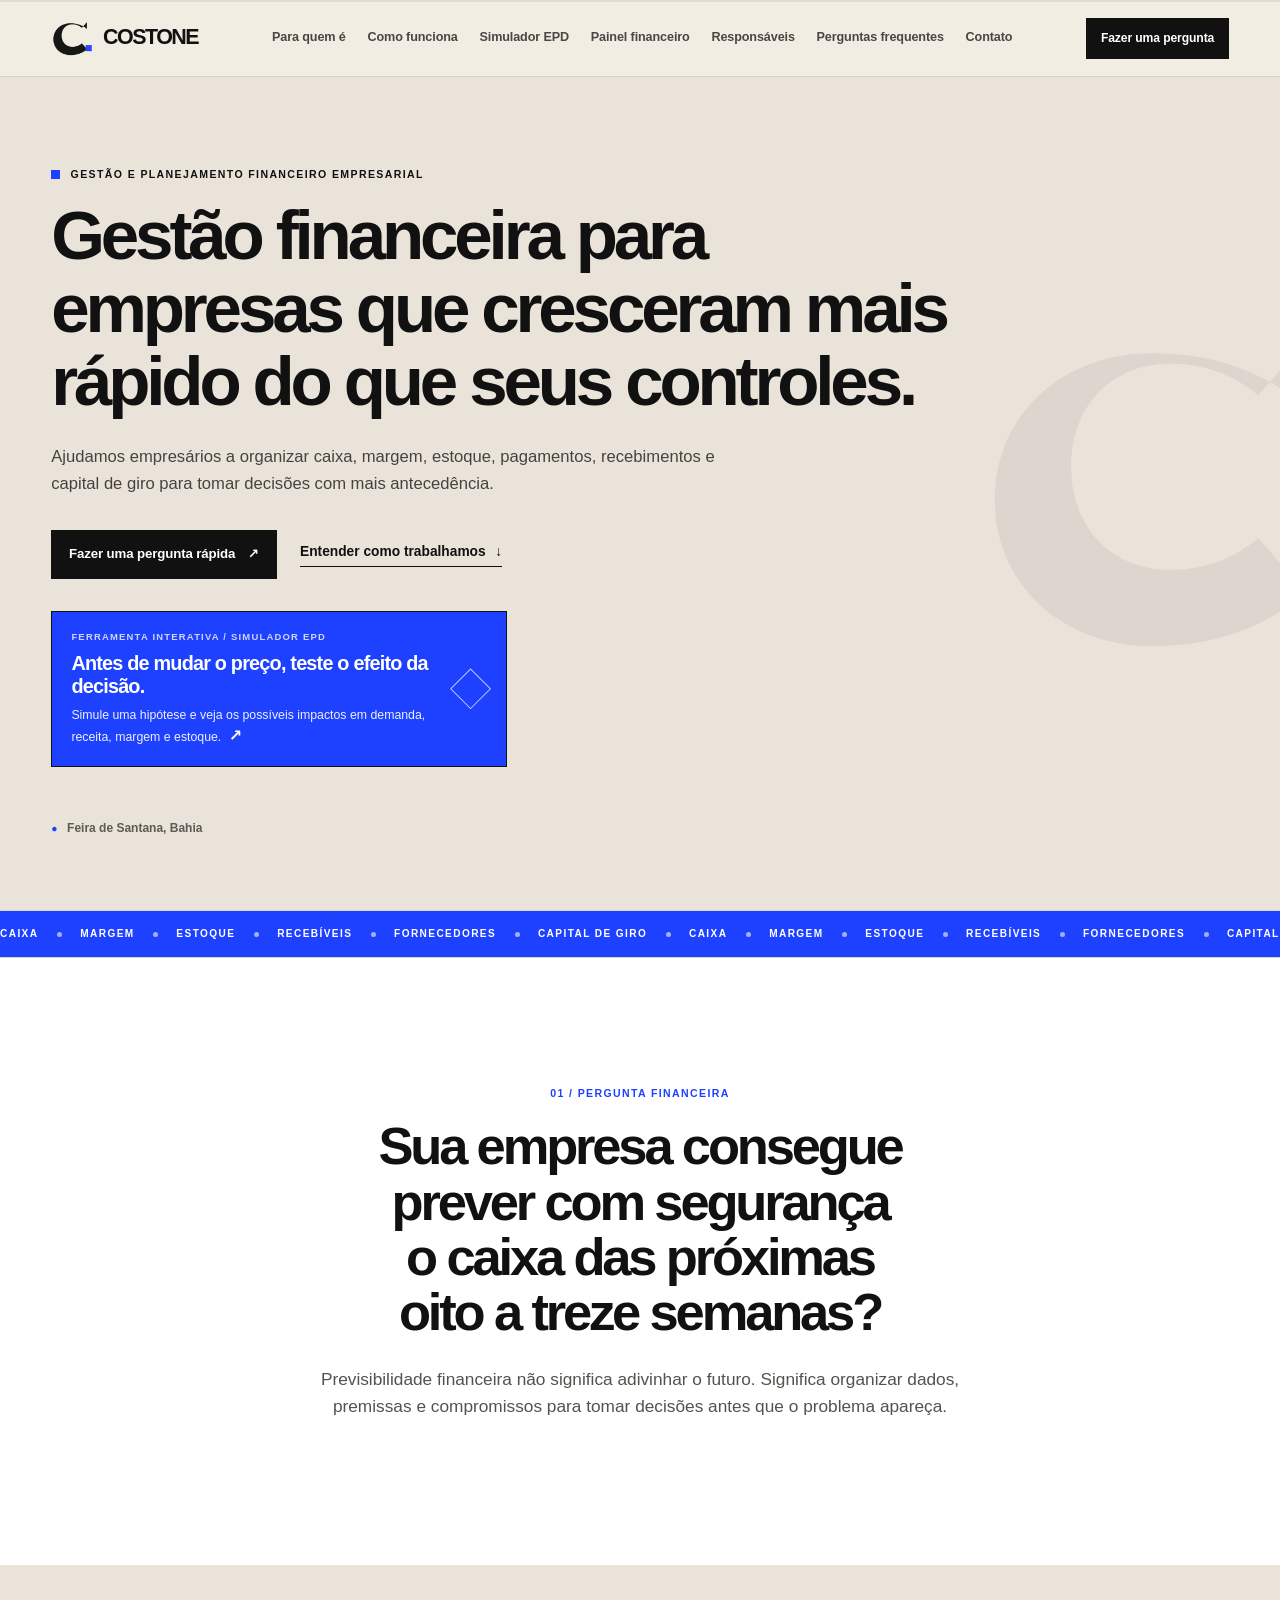
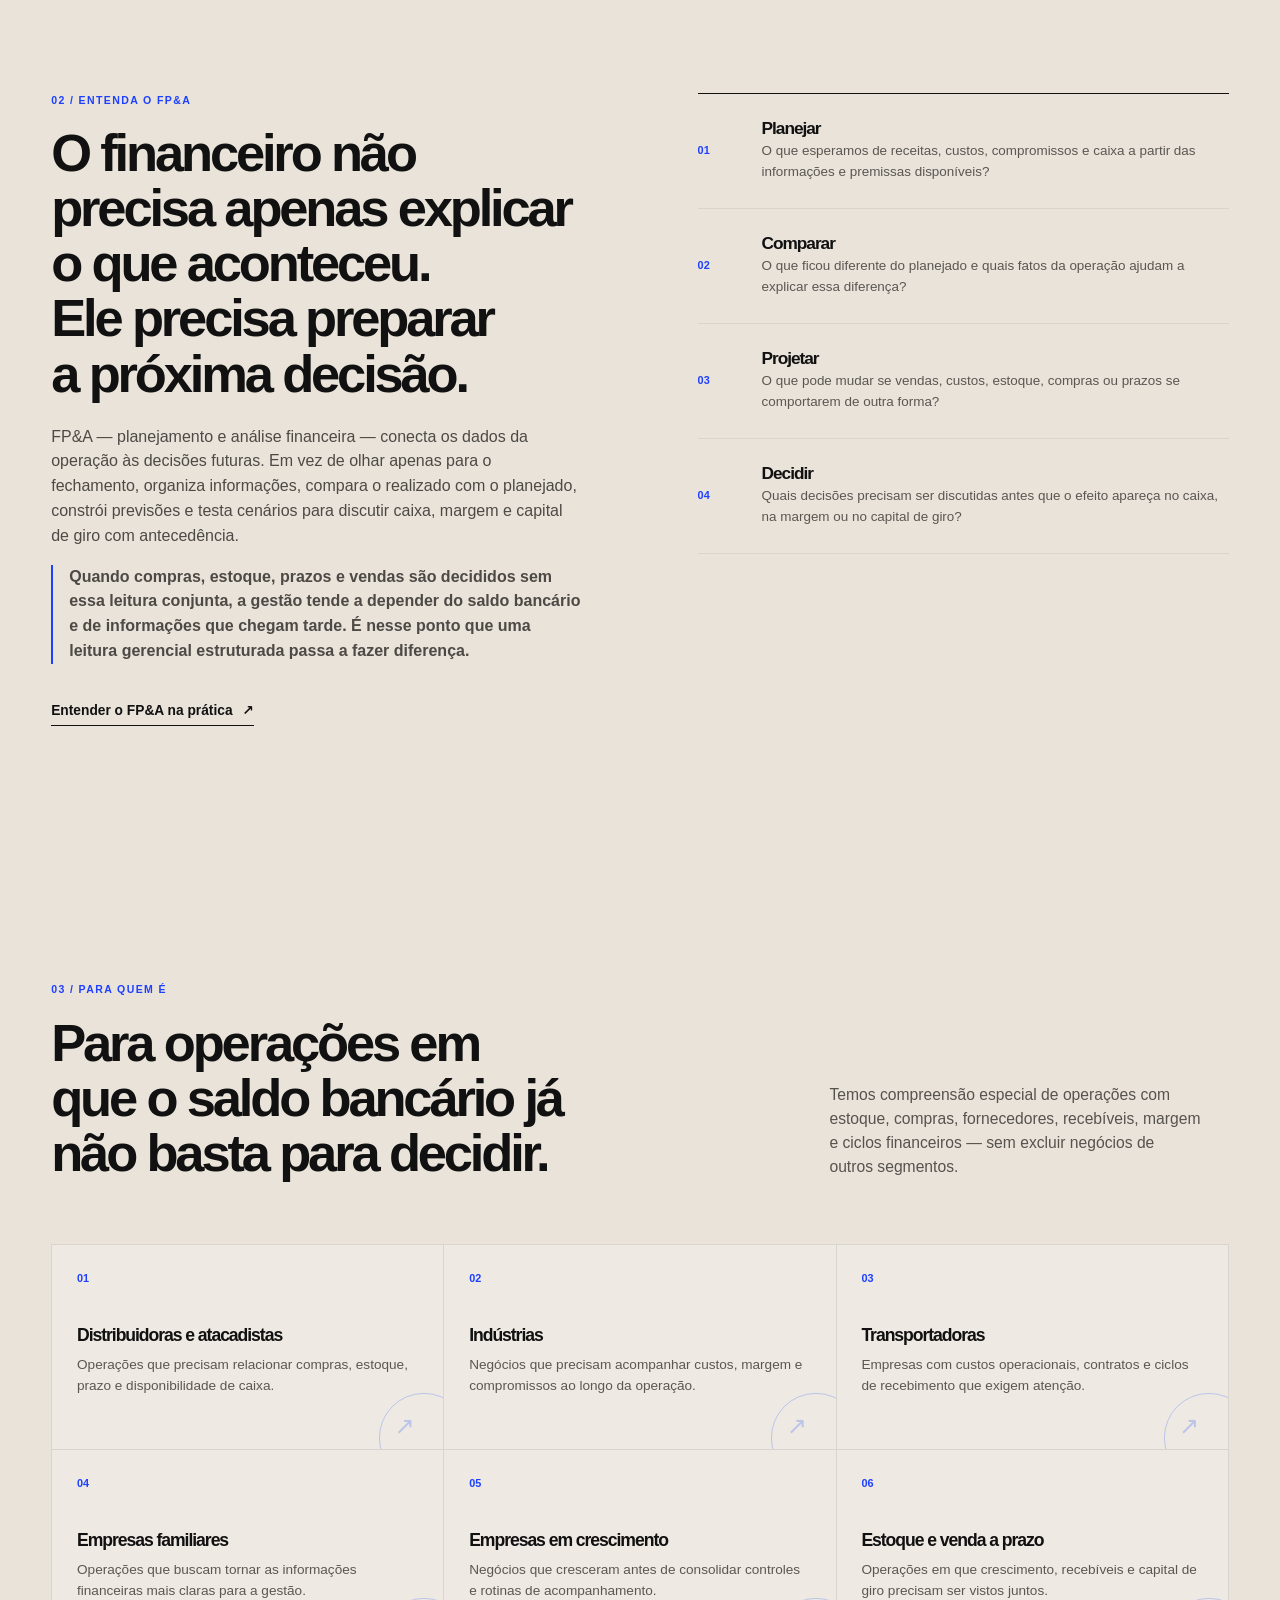
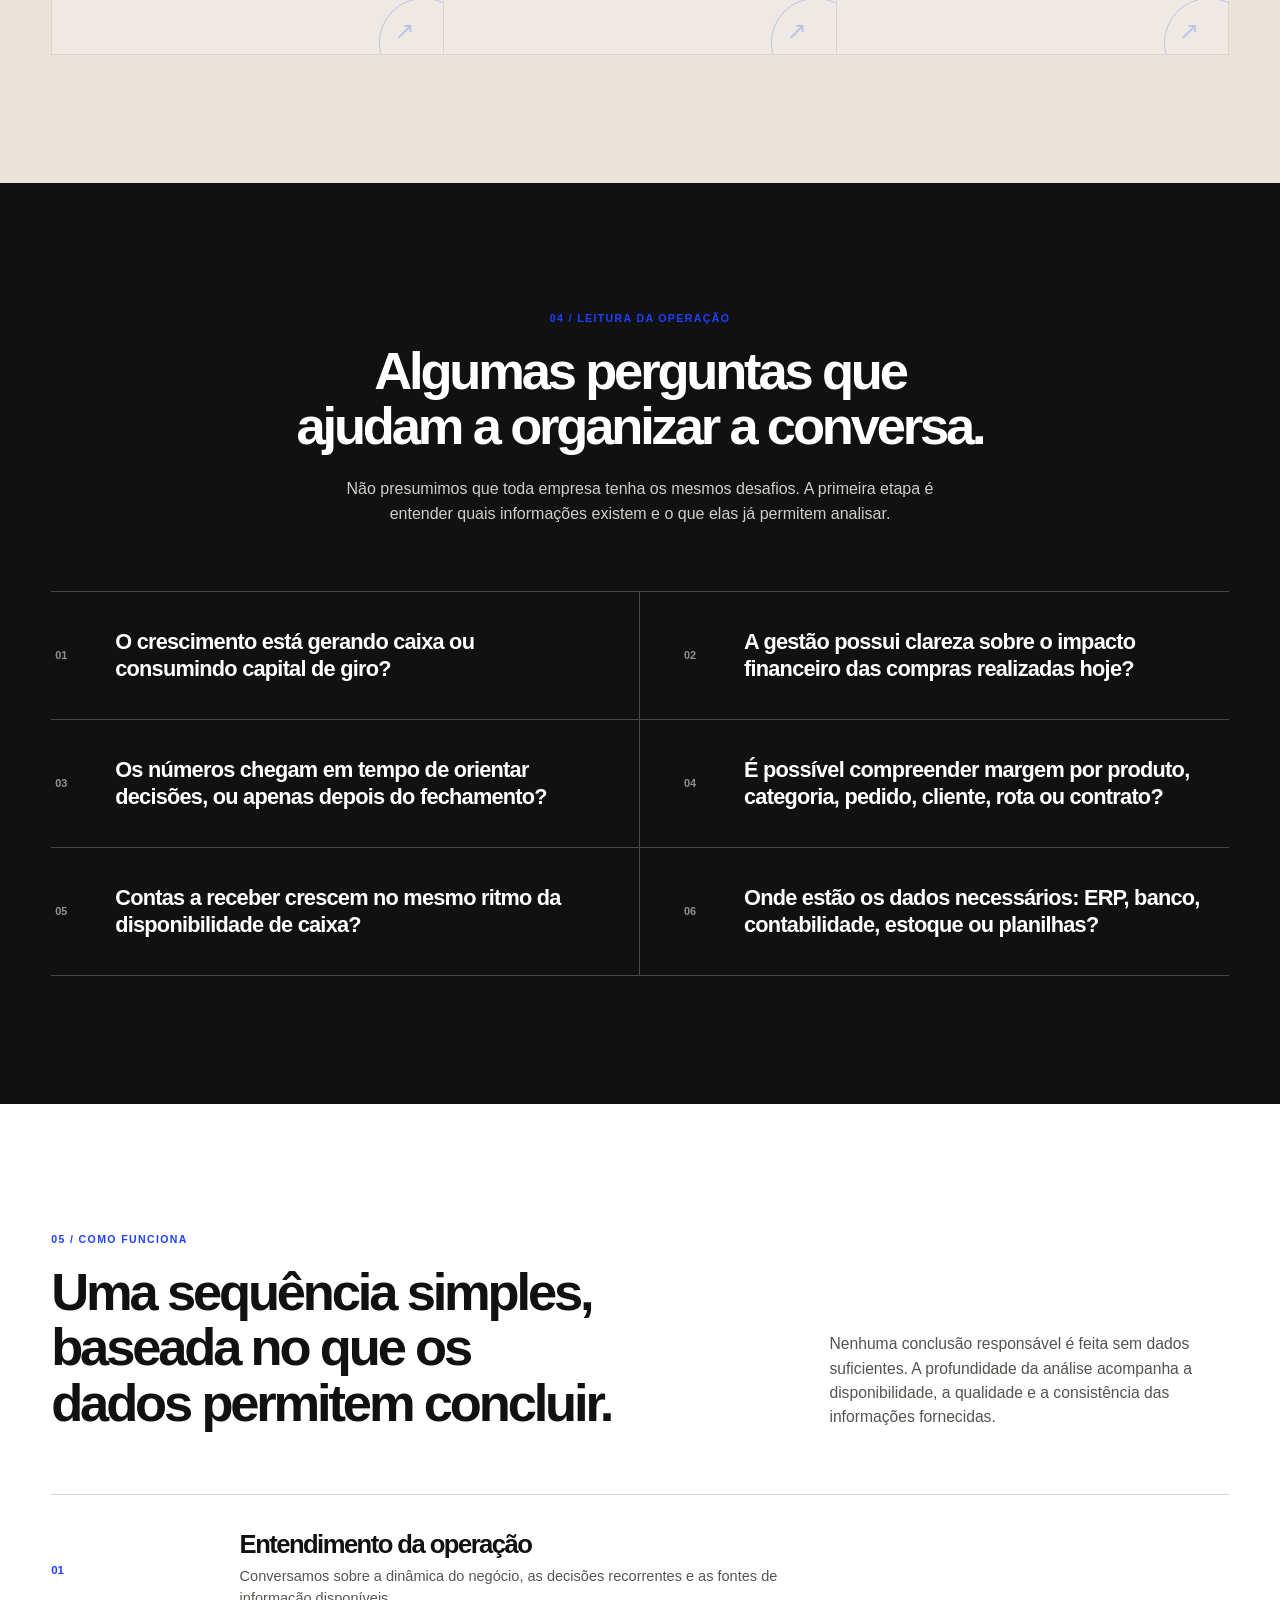
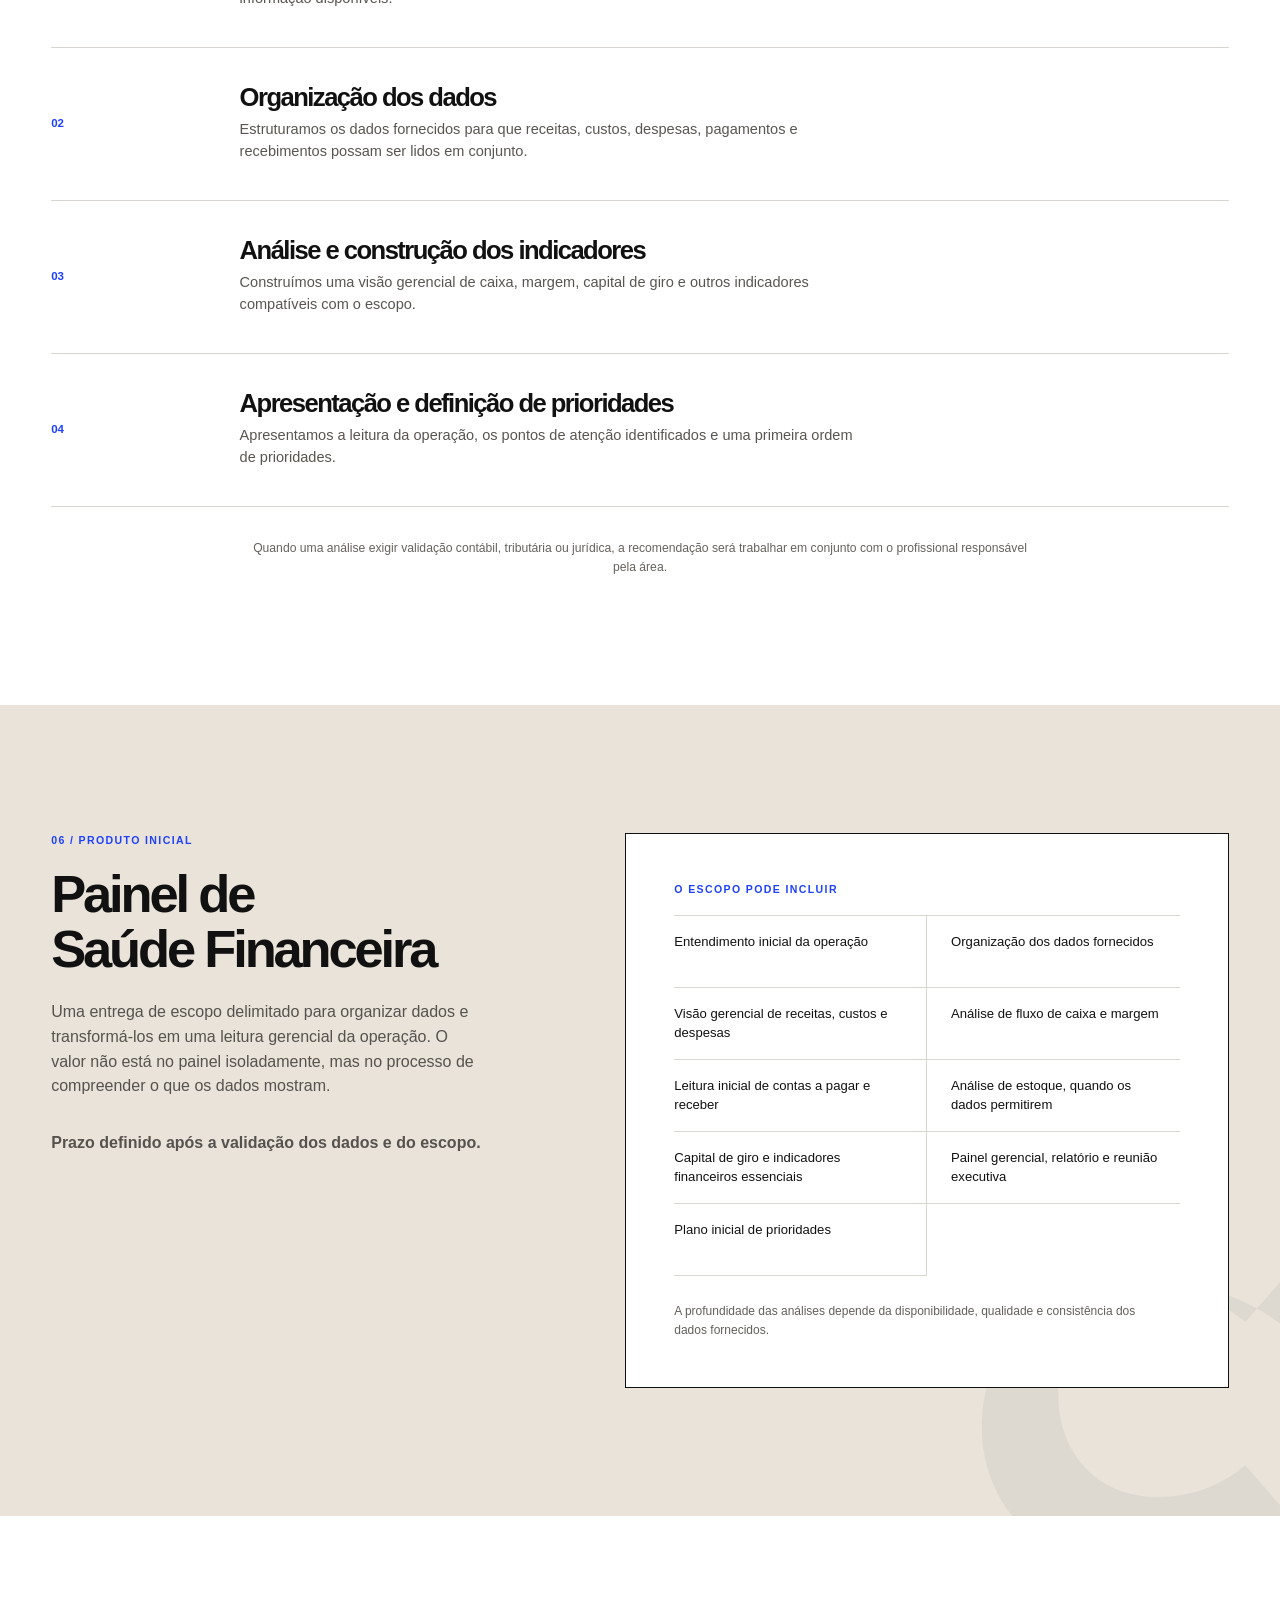
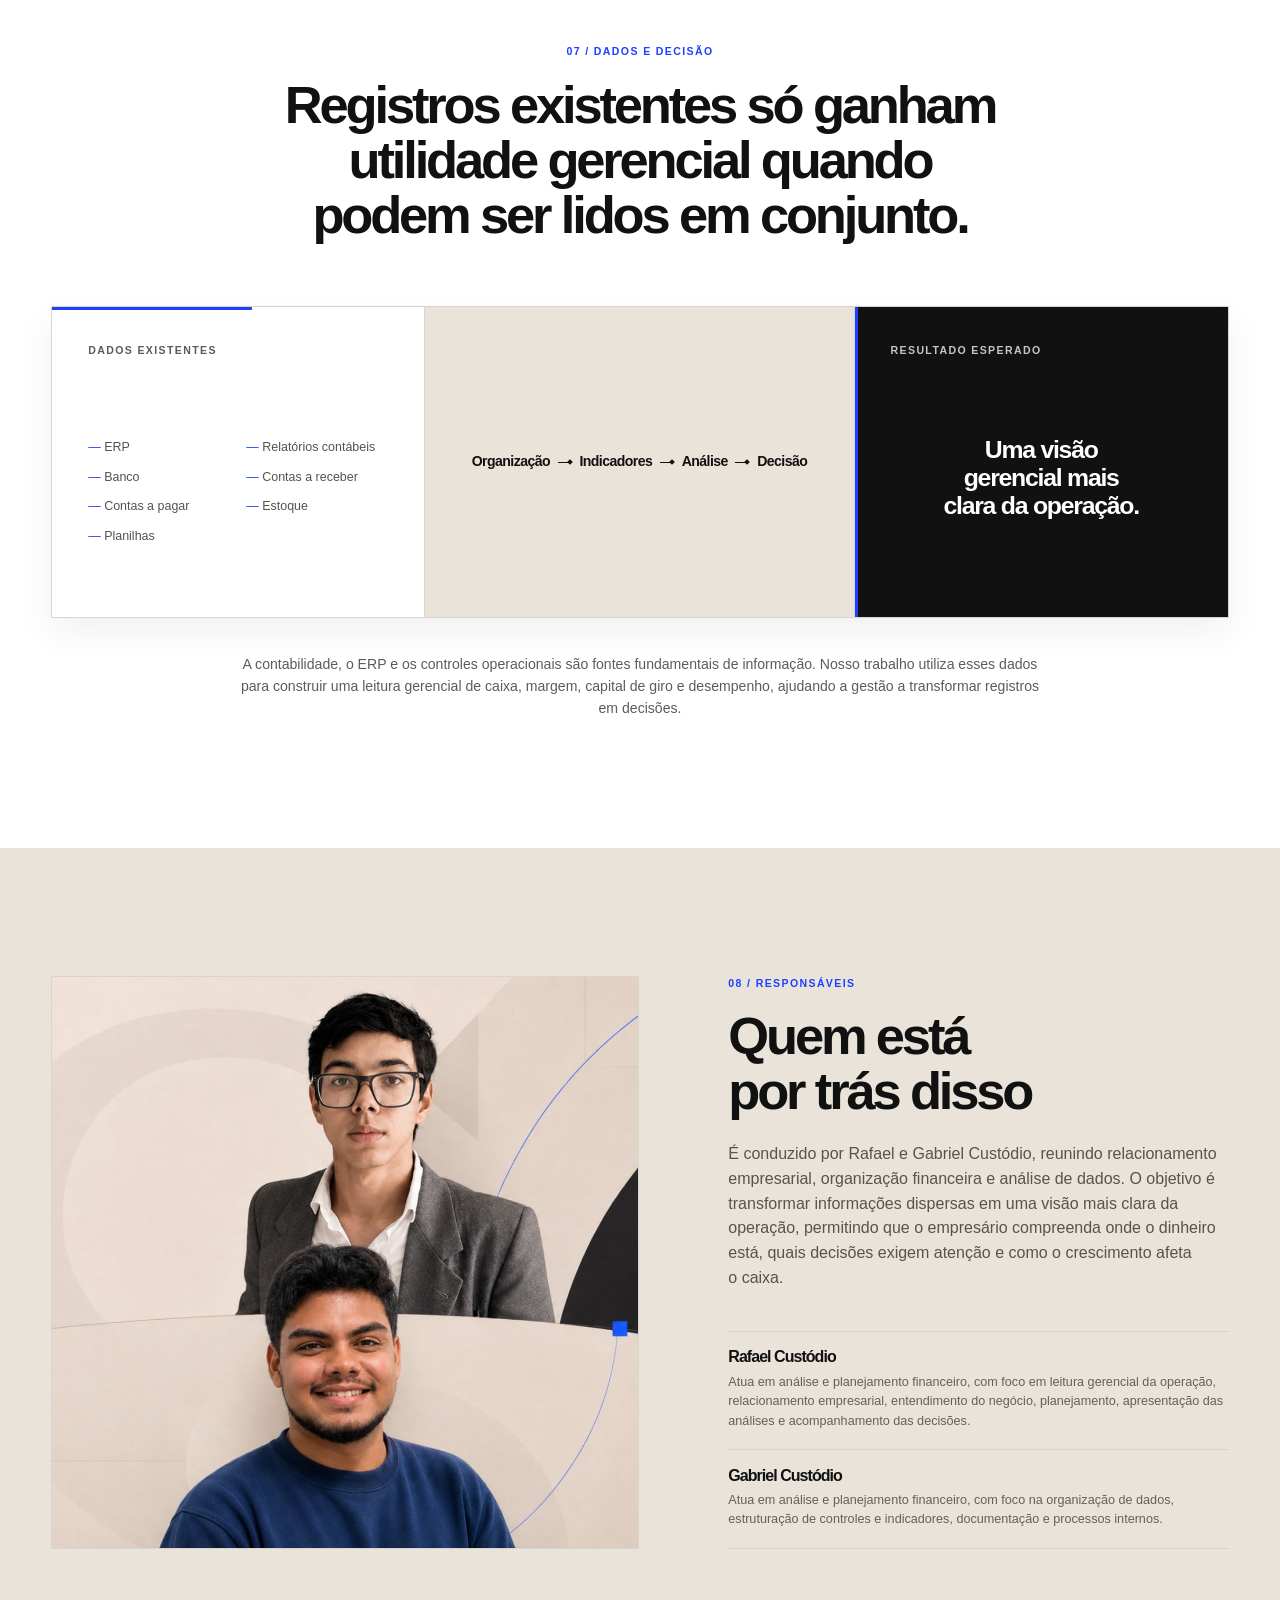
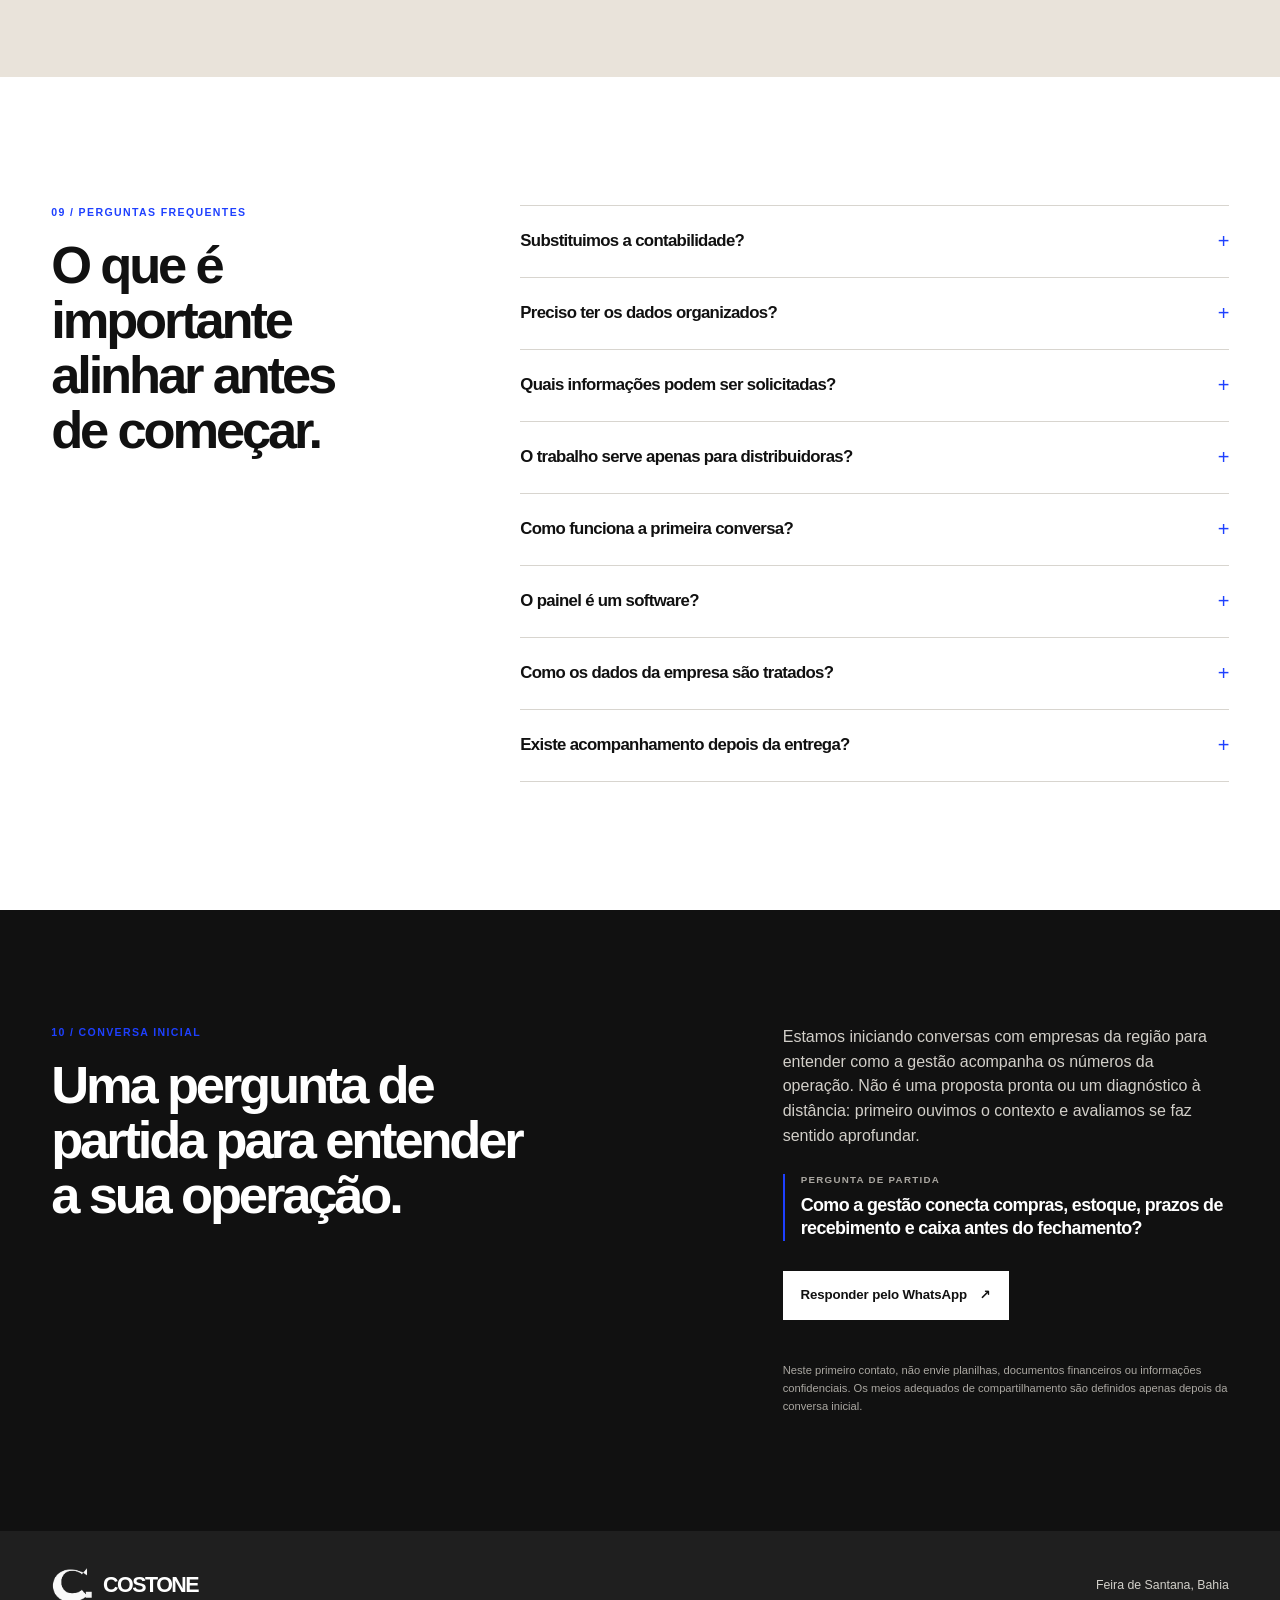
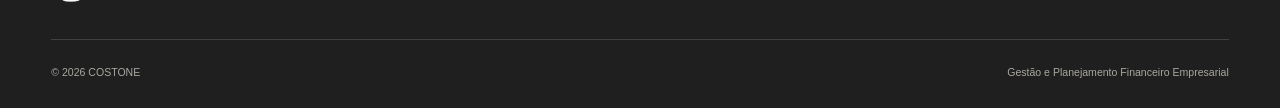
<file: index.html>
<!doctype html>
<html lang="pt-BR" data-page-path="/">
  <head>
    <meta charset="utf-8" />
    <meta name="viewport" content="width=device-width, initial-scale=1" />
    <meta name="description" content="Gestão e planejamento financeiro para empresas que precisam de mais clareza sobre caixa, margem, estoque e capital de giro. Feira de Santana, Bahia." />
    <meta name="theme-color" content="#111111" />
    <meta name="robots" content="index, follow" />
    <title>COSTONE | Gestão e Planejamento Financeiro Empresarial</title>
    <link rel="canonical" href="https://custodiark.github.io/gestao/" />
    <link rel="icon" href="arsenal/03_simbolo_isolado.png" type="image/png" />
    <meta property="og:type" content="website" />
    <meta property="og:locale" content="pt_BR" />
    <meta property="og:title" content="COSTONE | Gestão e Planejamento Financeiro Empresarial" />
    <meta property="og:description" content="Clareza sobre caixa, margem, estoque e capital de giro para decisões empresariais." />
    <meta property="og:url" content="https://custodiark.github.io/gestao/" />
    <meta property="og:image" content="https://custodiark.github.io/gestao/assets/og-image-placeholder.svg" />
    <meta property="og:image:alt" content="COSTONE — Gestão e Planejamento Financeiro Empresarial" />
    <meta name="twitter:card" content="summary_large_image" />
    <meta name="twitter:title" content="COSTONE | Gestão e Planejamento Financeiro Empresarial" />
    <meta name="twitter:description" content="Clareza sobre caixa, margem, estoque e capital de giro para decisões empresariais." />
    <meta name="twitter:image" content="https://custodiark.github.io/gestao/assets/og-image-placeholder.svg" />
    <!-- Analytics pode ser adicionado aqui depois da definição da política de privacidade. -->
    <link rel="stylesheet" href="styles.css" />
    <script src="config.js" defer></script>
    <script src="script.js" defer></script>
    <script id="structured-data" type="application/ld+json">
      {
        "@context": "https://schema.org",
        "@type": "WebPage",
        "name": "COSTONE | Gestão e Planejamento Financeiro Empresarial",
        "description": "Gestão e planejamento financeiro empresarial com foco em clareza sobre caixa, margem, estoque e capital de giro.",
        "url": "https://custodiark.github.io/gestao/",
        "inLanguage": "pt-BR",
        "about": [
          { "@type": "Person", "name": "Rafael Custódio" },
          { "@type": "Person", "name": "Gabriel Custódio" }
        ]
      }
    </script>
  </head>
  <body>
    <a class="skip-link" href="#conteudo">Pular para o conteúdo</a>

    <header class="site-header" data-header>
      <div class="container header-inner">
        <a class="brand" href="#inicio" aria-label="COSTONE — página inicial">
          <span class="brand-lockup">
            <img class="brand-symbol" src="arsenal/03_simbolo_isolado.png" width="2400" height="2400" alt="" aria-hidden="true" />
            <span class="brand-name">COSTONE</span>
          </span>
        </a>
        <button class="menu-toggle" type="button" aria-label="Abrir menu" aria-expanded="false" aria-controls="navegacao-principal" data-menu-toggle>
          <span aria-hidden="true"></span><span aria-hidden="true"></span>
        </button>
        <nav class="main-nav" id="navegacao-principal" aria-label="Navegação principal" data-menu>
          <a href="#para-quem-e">Para quem é</a>
          <a href="#como-funciona">Como funciona</a>
          <a href="simulador-elasticidade-costone.html" data-analytics-event="simulator_epd_click" data-analytics-location="home_navigation">Simulador EPD</a>
          <a href="#painel-financeiro">Painel financeiro</a>
          <a href="#responsaveis">Responsáveis</a>
          <a href="#perguntas">Perguntas frequentes</a>
          <a href="#contato">Contato</a>
        </nav>
        <a class="button button-small button-dark header-cta" data-conversation-link hidden>Fazer uma pergunta</a>
      </div>
    </header>

    <main id="conteudo">
      <section class="hero" id="inicio" aria-labelledby="hero-title">
        <img class="brand-watermark brand-watermark--hero" src="arsenal/03_simbolo_isolado.png" width="2400" height="2400" alt="" aria-hidden="true" />
        <div class="container hero-grid">
          <div class="hero-copy">
            <p class="eyebrow"><span></span> Gestão e planejamento financeiro empresarial</p>
            <h1 id="hero-title">Gestão financeira para empresas que cresceram mais rápido do que seus controles.</h1>
            <p class="hero-intro">Ajudamos empresários a organizar caixa, margem, estoque, pagamentos, recebimentos e capital de giro para tomar decisões com mais antecedência.</p>
            <div class="hero-actions">
              <a class="button button-dark" data-conversation-link hidden>Fazer uma pergunta rápida <span aria-hidden="true">↗</span></a>
              <a class="text-link" href="#como-funciona">Entender como trabalhamos <span aria-hidden="true">↓</span></a>
            </div>
            <a class="simulator-cta" href="simulador-elasticidade-costone.html" data-analytics-event="simulator_epd_click" data-analytics-location="home_hero" aria-label="Abrir o Simulador EPD: testar o efeito de um novo preço em demanda, receita, margem e estoque">
              <span class="simulator-cta__index">FERRAMENTA INTERATIVA / SIMULADOR EPD</span>
              <strong>Antes de mudar o preço, teste o efeito da decisão.</strong>
              <span class="simulator-cta__copy">Simule uma hipótese e veja os possíveis impactos em demanda, receita, margem e estoque. <b aria-hidden="true">↗</b></span>
            </a>
            <p class="hero-location"><span aria-hidden="true">●</span> Feira de Santana, Bahia</p>
          </div>
        </div>
      </section>

      <section class="signal-strip" aria-label="Dimensões financeiras observadas">
        <div class="signal-strip__track" aria-hidden="true">
          <span>CAIXA</span><i></i><span>MARGEM</span><i></i><span>ESTOQUE</span><i></i><span>RECEBÍVEIS</span><i></i><span>FORNECEDORES</span><i></i><span>CAPITAL DE GIRO</span><i></i>
          <span>CAIXA</span><i></i><span>MARGEM</span><i></i><span>ESTOQUE</span><i></i><span>RECEBÍVEIS</span><i></i><span>FORNECEDORES</span><i></i><span>CAPITAL DE GIRO</span><i></i>
        </div>
      </section>

      <section class="question-section section" aria-labelledby="pergunta-principal">
        <div class="container narrow-content">
          <p class="section-index">01 / PERGUNTA FINANCEIRA</p>
          <h2 id="pergunta-principal">Sua empresa consegue prever com segurança o caixa das próximas oito a treze semanas?</h2>
          <p>Previsibilidade financeira não significa adivinhar o futuro. Significa organizar dados, premissas e compromissos para tomar decisões antes que o problema apareça.</p>
        </div>
      </section>

      <section class="section fpa-overview" id="entenda-fpa" aria-labelledby="entenda-fpa-title">
        <div class="container fpa-overview__grid">
          <div class="fpa-overview__intro">
            <p class="section-index">02 / ENTENDA O FP&amp;A</p>
            <h2 id="entenda-fpa-title">O financeiro não precisa apenas explicar o que aconteceu. Ele precisa preparar a próxima decisão.</h2>
            <p>FP&amp;A — planejamento e análise financeira — conecta os dados da operação às decisões futuras. Em vez de olhar apenas para o fechamento, organiza informações, compara o realizado com o planejado, constrói previsões e testa cenários para discutir caixa, margem e capital de giro com antecedência.</p>
            <p class="fpa-overview__bridge">Quando compras, estoque, prazos e vendas são decididos sem essa leitura conjunta, a gestão tende a depender do saldo bancário e de informações que chegam tarde. É nesse ponto que uma leitura gerencial estruturada passa a fazer diferença.</p>
            <a class="text-link" href="fpa.html">Entender o FP&amp;A na prática <span aria-hidden="true">↗</span></a>
          </div>
          <ol class="fpa-overview__steps" aria-label="Etapas do FP&A">
            <li><span>01</span><div><h3>Planejar</h3><p>O que esperamos de receitas, custos, compromissos e caixa a partir das informações e premissas disponíveis?</p></div></li>
            <li><span>02</span><div><h3>Comparar</h3><p>O que ficou diferente do planejado e quais fatos da operação ajudam a explicar essa diferença?</p></div></li>
            <li><span>03</span><div><h3>Projetar</h3><p>O que pode mudar se vendas, custos, estoque, compras ou prazos se comportarem de outra forma?</p></div></li>
            <li><span>04</span><div><h3>Decidir</h3><p>Quais decisões precisam ser discutidas antes que o efeito apareça no caixa, na margem ou no capital de giro?</p></div></li>
          </ol>
        </div>
      </section>

      <section class="section audience-section" id="para-quem-e" aria-labelledby="para-quem-title">
        <div class="container">
          <div class="section-heading split-heading">
            <div>
              <p class="section-index">03 / PARA QUEM É</p>
              <h2 id="para-quem-title">Para operações em que o saldo bancário já não basta para decidir.</h2>
            </div>
            <p>Temos compreensão especial de operações com estoque, compras, fornecedores, recebíveis, margem e ciclos financeiros — sem excluir negócios de outros segmentos.</p>
          </div>
          <div class="audience-grid">
            <article class="audience-card"><span>01</span><h3>Distribuidoras e atacadistas</h3><p>Operações que precisam relacionar compras, estoque, prazo e disponibilidade de caixa.</p></article>
            <article class="audience-card"><span>02</span><h3>Indústrias</h3><p>Negócios que precisam acompanhar custos, margem e compromissos ao longo da operação.</p></article>
            <article class="audience-card"><span>03</span><h3>Transportadoras</h3><p>Empresas com custos operacionais, contratos e ciclos de recebimento que exigem atenção.</p></article>
            <article class="audience-card"><span>04</span><h3>Empresas familiares</h3><p>Operações que buscam tornar as informações financeiras mais claras para a gestão.</p></article>
            <article class="audience-card"><span>05</span><h3>Empresas em crescimento</h3><p>Negócios que cresceram antes de consolidar controles e rotinas de acompanhamento.</p></article>
            <article class="audience-card"><span>06</span><h3>Estoque e venda a prazo</h3><p>Operações em que crescimento, recebíveis e capital de giro precisam ser vistos juntos.</p></article>
          </div>
        </div>
      </section>

      <section class="section diagnostic-section" aria-labelledby="diagnostico-title">
        <div class="container">
          <div class="section-heading centered-heading">
            <p class="section-index">04 / LEITURA DA OPERAÇÃO</p>
            <h2 id="diagnostico-title">Algumas perguntas que ajudam a organizar a conversa.</h2>
            <p>Não presumimos que toda empresa tenha os mesmos desafios. A primeira etapa é entender quais informações existem e o que elas já permitem analisar.</p>
          </div>
          <div class="diagnostic-list">
            <article><span>01</span><p>O crescimento está gerando caixa ou consumindo capital de giro?</p></article>
            <article><span>02</span><p>A gestão possui clareza sobre o impacto financeiro das compras realizadas hoje?</p></article>
            <article><span>03</span><p>Os números chegam em tempo de orientar decisões, ou apenas depois do fechamento?</p></article>
            <article><span>04</span><p>É possível compreender margem por produto, categoria, pedido, cliente, rota ou contrato?</p></article>
            <article><span>05</span><p>Contas a receber crescem no mesmo ritmo da disponibilidade de caixa?</p></article>
            <article><span>06</span><p>Onde estão os dados necessários: ERP, banco, contabilidade, estoque ou planilhas?</p></article>
          </div>
        </div>
      </section>

      <section class="section process-section" id="como-funciona" aria-labelledby="como-funciona-title">
        <div class="container">
          <div class="section-heading split-heading">
            <div>
              <p class="section-index">05 / COMO FUNCIONA</p>
              <h2 id="como-funciona-title">Uma sequência simples, baseada no que os dados permitem concluir.</h2>
            </div>
            <p>Nenhuma conclusão responsável é feita sem dados suficientes. A profundidade da análise acompanha a disponibilidade, a qualidade e a consistência das informações fornecidas.</p>
          </div>
          <ol class="process-list">
            <li><span class="process-number">01</span><div><h3>Entendimento da operação</h3><p>Conversamos sobre a dinâmica do negócio, as decisões recorrentes e as fontes de informação disponíveis.</p></div></li>
            <li><span class="process-number">02</span><div><h3>Organização dos dados</h3><p>Estruturamos os dados fornecidos para que receitas, custos, despesas, pagamentos e recebimentos possam ser lidos em conjunto.</p></div></li>
            <li><span class="process-number">03</span><div><h3>Análise e construção dos indicadores</h3><p>Construímos uma visão gerencial de caixa, margem, capital de giro e outros indicadores compatíveis com o escopo.</p></div></li>
            <li><span class="process-number">04</span><div><h3>Apresentação e definição de prioridades</h3><p>Apresentamos a leitura da operação, os pontos de atenção identificados e uma primeira ordem de prioridades.</p></div></li>
          </ol>
          <p class="compliance-note">Quando uma análise exigir validação contábil, tributária ou jurídica, a recomendação será trabalhar em conjunto com o profissional responsável pela área.</p>
        </div>
      </section>

      <section class="section offering-section" id="painel-financeiro" aria-labelledby="painel-title">
        <img class="brand-watermark brand-watermark--offering" src="arsenal/03_simbolo_isolado.png" width="2400" height="2400" loading="lazy" alt="" aria-hidden="true" />
        <div class="container offering-layout">
          <div class="offering-intro">
            <p class="section-index">06 / PRODUTO INICIAL</p>
            <h2 id="painel-title">Painel de Saúde Financeira</h2>
            <p>Uma entrega de escopo delimitado para organizar dados e transformá-los em uma leitura gerencial da operação. O valor não está no painel isoladamente, mas no processo de compreender o que os dados mostram.</p>
            <p class="offer-detail">Prazo definido após a validação dos dados e do escopo.</p>
            <div class="price-block" data-price-section hidden><span>INVESTIMENTO</span><strong data-price-value></strong><small>Valor exibido apenas quando ativado na configuração do site.</small></div>
          </div>
          <div class="deliverables-card">
            <p class="card-label">O escopo pode incluir</p>
            <ul>
              <li>Entendimento inicial da operação</li>
              <li>Organização dos dados fornecidos</li>
              <li>Visão gerencial de receitas, custos e despesas</li>
              <li>Análise de fluxo de caixa e margem</li>
              <li>Leitura inicial de contas a pagar e receber</li>
              <li>Análise de estoque, quando os dados permitirem</li>
              <li>Capital de giro e indicadores financeiros essenciais</li>
              <li>Painel gerencial, relatório e reunião executiva</li>
              <li>Plano inicial de prioridades</li>
            </ul>
            <p class="data-note">A profundidade das análises depende da disponibilidade, qualidade e consistência dos dados fornecidos.</p>
          </div>
        </div>
      </section>

      <section class="section decision-section" aria-labelledby="dados-decisao-title">
        <div class="container">
          <div class="section-heading centered-heading">
            <p class="section-index">07 / DADOS E DECISÃO</p>
            <h2 id="dados-decisao-title">Registros existentes só ganham utilidade gerencial quando podem ser lidos em conjunto.</h2>
          </div>
          <div class="decision-flow">
            <div class="flow-column source-column"><p class="card-label">DADOS EXISTENTES</p><ul><li>ERP</li><li>Relatórios contábeis</li><li>Banco</li><li>Contas a receber</li><li>Contas a pagar</li><li>Estoque</li><li>Planilhas</li></ul></div>
            <div class="flow-transform" aria-label="Organização, indicadores, análise e decisão"><span>Organização</span><i aria-hidden="true"></i><span>Indicadores</span><i aria-hidden="true"></i><span>Análise</span><i aria-hidden="true"></i><span>Decisão</span></div>
            <div class="flow-column result-column"><p class="card-label">RESULTADO ESPERADO</p><p>Uma visão gerencial mais clara da operação.</p></div>
          </div>
          <p class="complement-text">A contabilidade, o ERP e os controles operacionais são fontes fundamentais de informação. Nosso trabalho utiliza esses dados para construir uma leitura gerencial de caixa, margem, capital de giro e desempenho, ajudando a gestão a transformar registros em decisões.</p>
        </div>
      </section>

      <section class="section people-section" id="responsaveis" aria-labelledby="responsaveis-title">
        <div class="container people-layout">
          <div class="people-image-wrap">
            <img src="assets/wallpaper.png" width="1200" height="680" loading="lazy" alt="Placeholder: adicionar fotografia profissional de Rafael e Gabriel" />
          </div>
          <div class="people-copy">
            <p class="section-index">08 / RESPONSÁVEIS</p>
            <h2 id="responsaveis-title">Quem está por trás disso</h2>
            <p>É conduzido por Rafael e Gabriel Custódio, reunindo relacionamento empresarial, organização financeira e análise de dados. O objetivo é transformar informações dispersas em uma visão mais clara da operação, permitindo que o empresário compreenda onde o dinheiro está, quais decisões exigem atenção e como o crescimento afeta o caixa.</p>
            <div class="people-roles">
              <article><h3>Rafael Custódio</h3><p>Atua em análise e planejamento financeiro, com foco em leitura gerencial da operação, relacionamento empresarial, entendimento do negócio, planejamento, apresentação das análises e acompanhamento das decisões.</p></article>
              <article><h3>Gabriel Custódio</h3><p>Atua em análise e planejamento financeiro, com foco na organização de dados, estruturação de controles e indicadores, documentação e processos internos.</p></article>
            </div>
          </div>
        </div>
      </section>

      <section class="section faq-section" id="perguntas" aria-labelledby="faq-title">
        <div class="container faq-layout">
          <div class="faq-intro"><p class="section-index">09 / PERGUNTAS FREQUENTES</p><h2 id="faq-title">O que é importante alinhar antes de começar.</h2></div>
          <div class="faq-list">
            <details><summary>Substituimos a contabilidade?<span aria-hidden="true">+</span></summary><p>Não. A contabilidade, o ERP e a equipe financeira são fontes essenciais de informação. Organizamos e interpretamos dados para apoiar uma leitura gerencial. Não realizamos escrituração contábil, auditoria independente ou apuração tributária.</p></details>
            <details><summary>Preciso ter os dados organizados?<span aria-hidden="true">+</span></summary><p>Não necessariamente. A conversa inicial ajuda a entender como os dados estão disponíveis e se há condições para estruturar a análise. A qualidade da entrega depende da qualidade e consistência das informações fornecidas.</p></details>
            <details><summary>Quais informações podem ser solicitadas?<span aria-hidden="true">+</span></summary><p>Dependendo do escopo, podem ser necessários dados de receitas, custos, despesas, contas a pagar e receber, estoque, movimentações bancárias, relatórios do ERP e informações contábeis disponíveis.</p></details>
            <details><summary>O trabalho serve apenas para distribuidoras?<span aria-hidden="true">+</span></summary><p>Não. Há atenção especial a operações com estoque, compras e venda a prazo, mas a aderência é avaliada conforme a dinâmica e as necessidades de cada empresa.</p></details>
            <details><summary>Como funciona a primeira conversa?<span aria-hidden="true">+</span></summary><p>Ela serve para compreender a operação e avaliar aderência: quais decisões precisam de apoio, quais dados existem e se há uma necessidade em que nosso trabalho pode ajudar.</p></details>
            <details><summary>O painel é um software?<span aria-hidden="true">+</span></summary><p>Não. O Painel de Saúde Financeira é uma entrega de escopo delimitado. Ele não é vendido como uma tecnologia isolada; faz parte de uma leitura gerencial construída a partir dos dados disponíveis.</p></details>
            <details><summary>Como os dados da empresa são tratados?<span aria-hidden="true">+</span></summary><p>Confidencialidade e acesso mínimo necessário são princípios do trabalho. Os meios adequados de compartilhamento são definidos depois da conversa inicial e de acordo com o escopo.</p></details>
            <details><summary>Existe acompanhamento depois da entrega?<span aria-hidden="true">+</span></summary><p>Quando fizer sentido, um acompanhamento posterior pode ser conversado e apresentado em escopo separado. Ele não está implícito na entrega inicial.</p></details>
          </div>
        </div>
      </section>

      <section class="contact-section" id="contato" aria-labelledby="contato-title">
        <div class="container contact-layout">
          <div>
            <p class="section-index light-index">10 / CONVERSA INICIAL</p>
            <h2 id="contato-title">Uma pergunta de partida para entender a sua operação.</h2>
          </div>
          <div class="contact-copy">
            <p>Estamos iniciando conversas com empresas da região para entender como a gestão acompanha os números da operação. Não é uma proposta pronta ou um diagnóstico à distância: primeiro ouvimos o contexto e avaliamos se faz sentido aprofundar.</p>
            <p class="contact-question"><span>Pergunta de partida</span>Como a gestão conecta compras, estoque, prazos de recebimento e caixa antes do fechamento?</p>
            <div class="contact-actions">
              <a class="button button-light" data-conversation-link hidden>Responder pelo WhatsApp <span aria-hidden="true">↗</span></a>
              <a class="button button-outline-light" data-contact-email hidden>Responder por e-mail</a>
              <a class="button button-outline-light" href="#" data-scheduling-link hidden>Escolher um horário</a>
            </div>
            <p class="privacy-note">Neste primeiro contato, não envie planilhas, documentos financeiros ou informações confidenciais. Os meios adequados de compartilhamento são definidos apenas depois da conversa inicial.</p>
          </div>
        </div>
      </section>
    </main>

    <footer class="site-footer">
      <div class="container footer-top">
        <a class="brand footer-brand" href="#inicio" aria-label="COSTONE — página inicial">
          <span class="brand-lockup">
            <span class="brand-symbol brand-symbol--light" aria-hidden="true"></span>
            <span class="brand-name">COSTONE</span>
          </span>
        </a>
        <div class="footer-contact"><a data-contact-email hidden></a><span data-location>Feira de Santana, Bahia</span></div>
      </div>
      <div class="container footer-bottom"><span>© <span data-current-year></span> COSTONE</span><span>Gestão e Planejamento Financeiro Empresarial</span></div>
    </footer>
  </body>
</html>
</file>
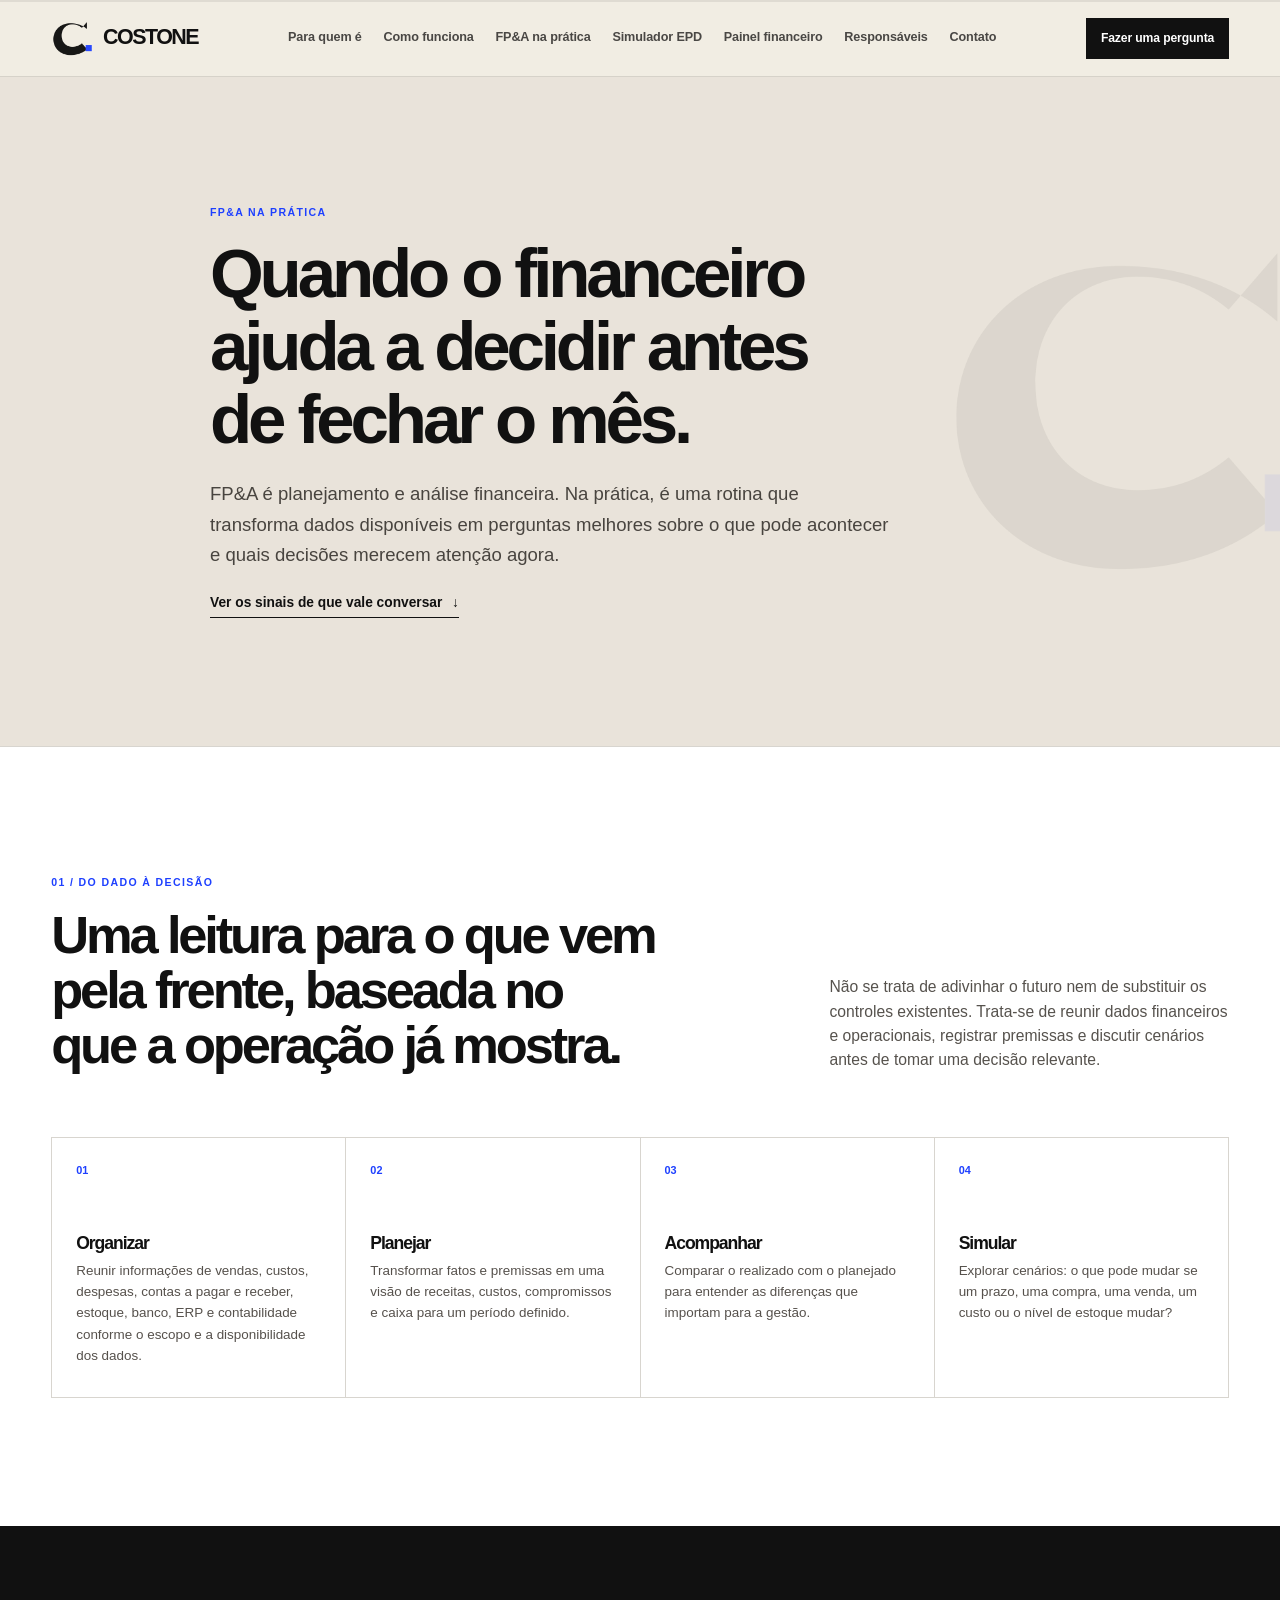
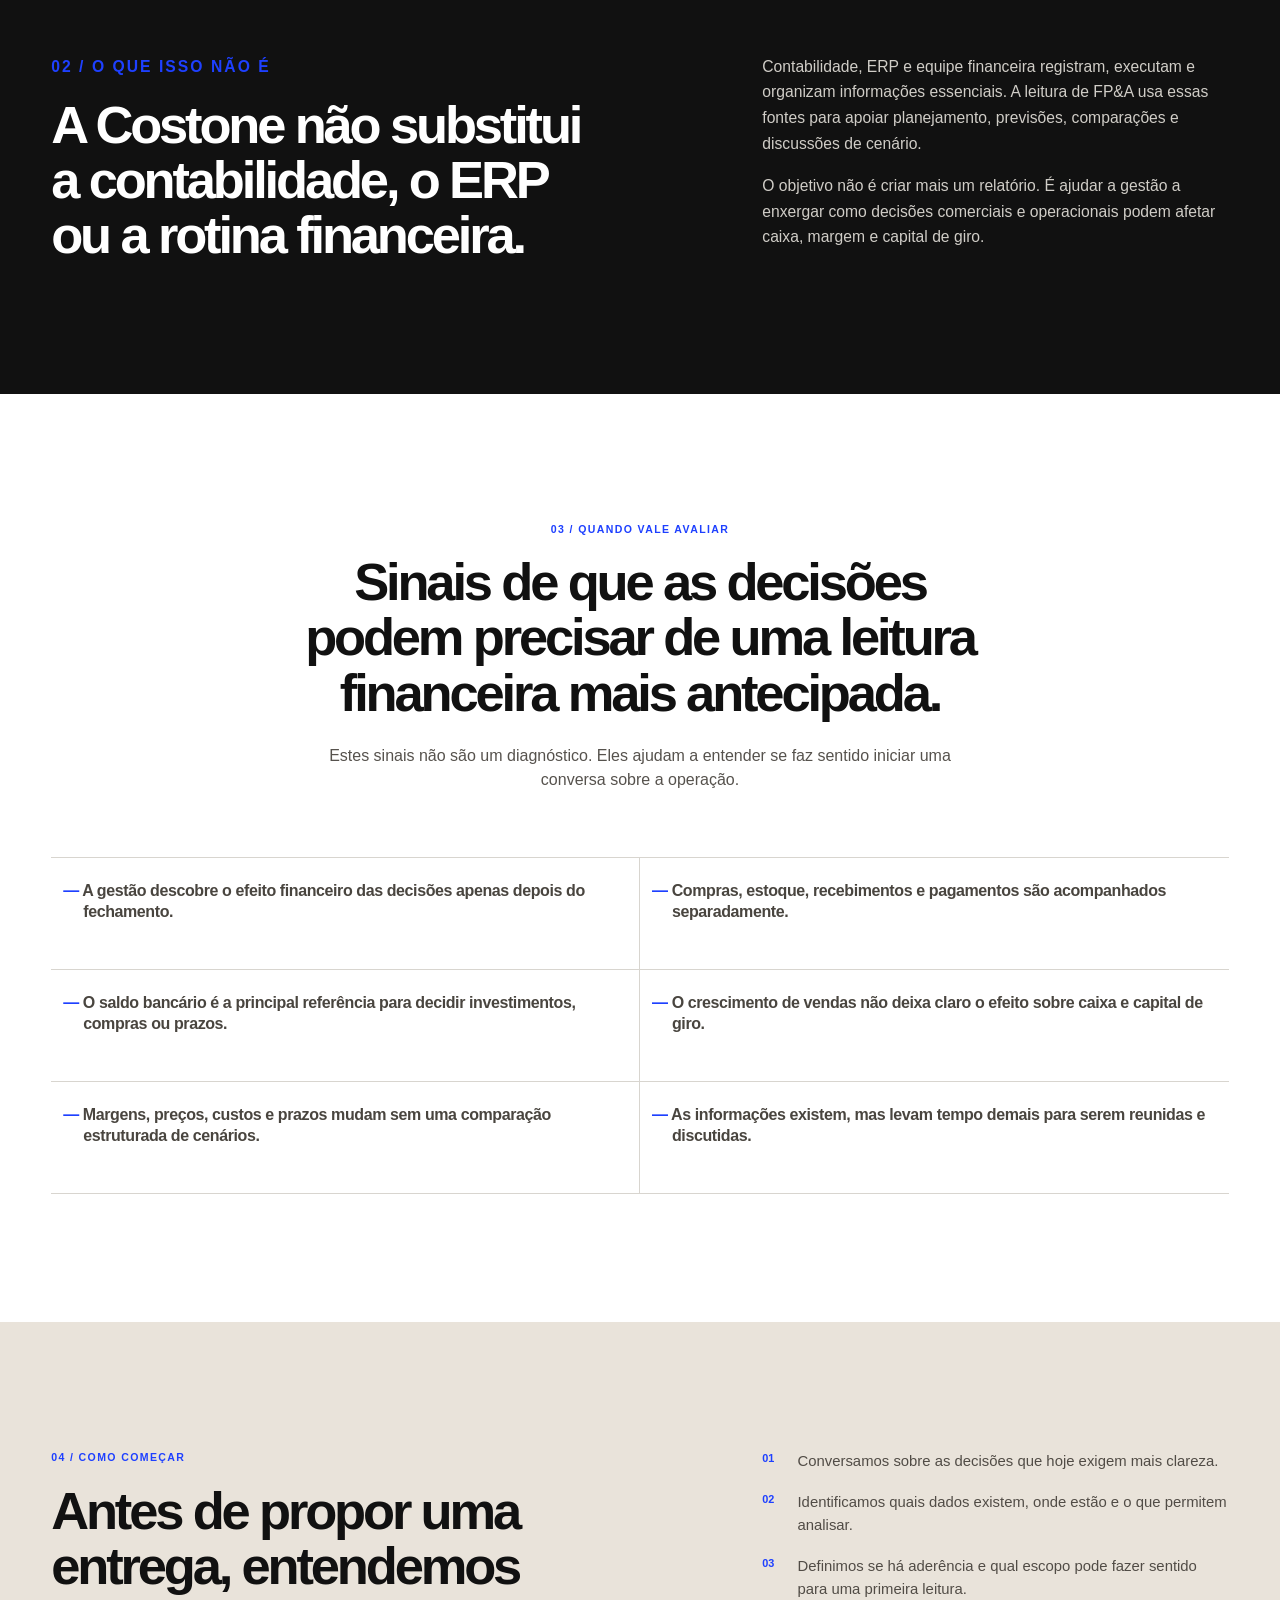
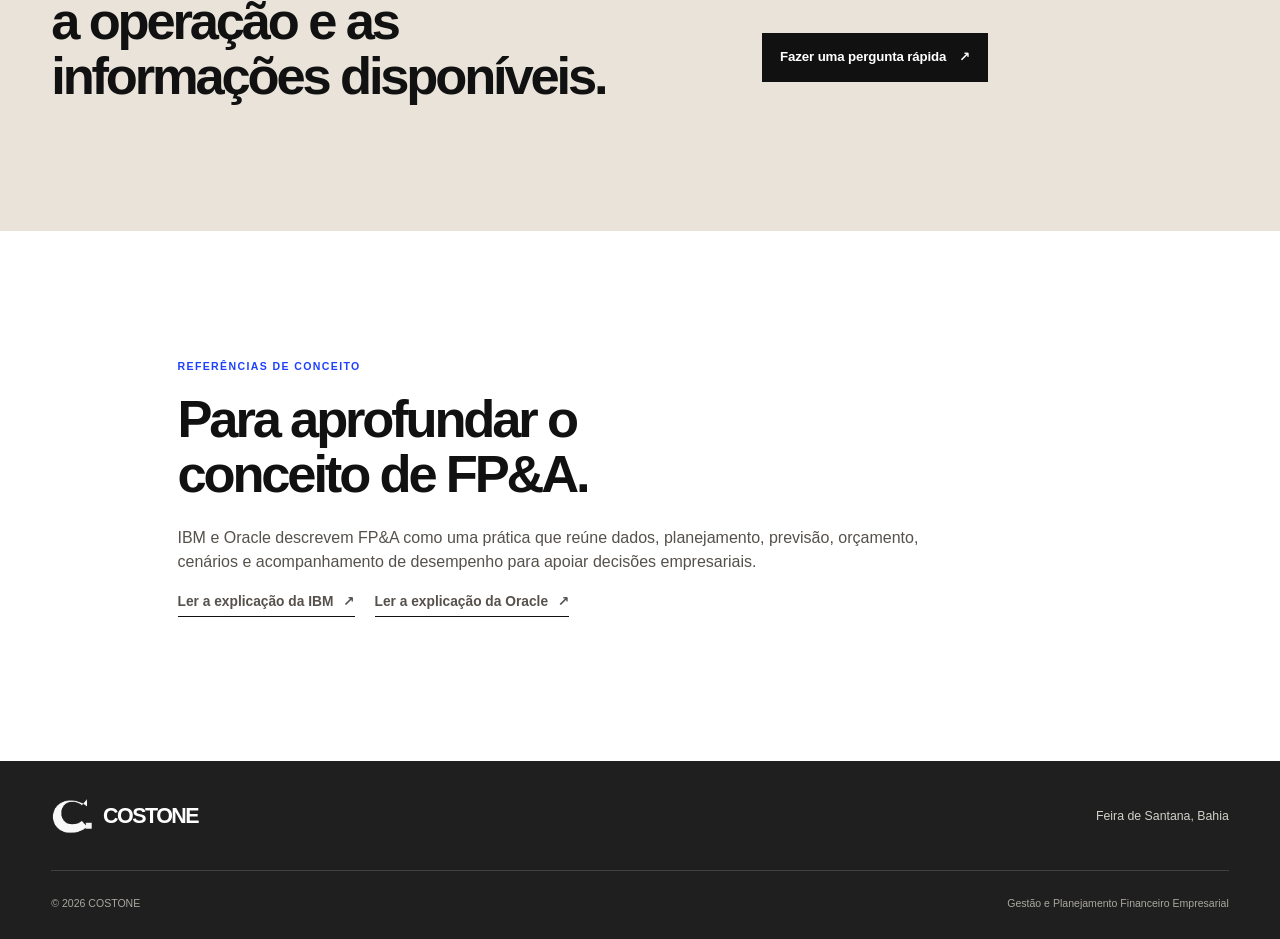
<file: fpa.html>
<!doctype html>
<html lang="pt-BR" data-page-path="/fpa.html">
  <head>
    <meta charset="utf-8" />
    <meta name="viewport" content="width=device-width, initial-scale=1" />
    <meta name="description" content="Entenda como planejamento e análise financeira conectam dados da operação a decisões sobre caixa, margem, estoque e capital de giro." />
    <meta name="theme-color" content="#111111" />
    <meta name="robots" content="index, follow" />
    <title>FP&amp;A na prática | COSTONE</title>
    <link rel="canonical" href="https://custodiark.github.io/gestao/fpa.html" />
    <link rel="icon" href="arsenal/03_simbolo_isolado.png" type="image/png" />
    <meta property="og:type" content="article" />
    <meta property="og:locale" content="pt_BR" />
    <meta property="og:title" content="FP&amp;A na prática | COSTONE" />
    <meta property="og:description" content="Planejamento e análise financeira para decisões sobre caixa, margem, estoque e capital de giro." />
    <meta property="og:url" content="https://custodiark.github.io/gestao/fpa.html" />
    <meta property="og:image" content="https://custodiark.github.io/gestao/assets/og-image-placeholder.svg" />
    <meta property="og:image:alt" content="COSTONE — Gestão e Planejamento Financeiro Empresarial" />
    <meta name="twitter:card" content="summary_large_image" />
    <meta name="twitter:title" content="FP&amp;A na prática | COSTONE" />
    <meta name="twitter:description" content="Planejamento e análise financeira para decisões sobre caixa, margem, estoque e capital de giro." />
    <meta name="twitter:image" content="https://custodiark.github.io/gestao/assets/og-image-placeholder.svg" />
    <link rel="stylesheet" href="styles.css" />
    <script src="config.js" defer></script>
    <script src="script.js" defer></script>
  </head>
  <body>
    <a class="skip-link" href="#conteudo">Pular para o conteúdo</a>

    <header class="site-header" data-header>
      <div class="container header-inner">
        <a class="brand" href="./#inicio" aria-label="COSTONE — página inicial">
          <span class="brand-lockup">
            <img class="brand-symbol" src="arsenal/03_simbolo_isolado.png" width="2400" height="2400" alt="" aria-hidden="true" />
            <span class="brand-name">COSTONE</span>
          </span>
        </a>
        <button class="menu-toggle" type="button" aria-label="Abrir menu" aria-expanded="false" aria-controls="navegacao-principal" data-menu-toggle>
          <span aria-hidden="true"></span><span aria-hidden="true"></span>
        </button>
        <nav class="main-nav" id="navegacao-principal" aria-label="Navegação principal" data-menu>
          <a href="./#para-quem-e">Para quem é</a>
          <a href="./#como-funciona">Como funciona</a>
          <a href="fpa.html" aria-current="page">FP&amp;A na prática</a>
          <a href="simulador-elasticidade-costone.html" data-analytics-event="simulator_epd_click" data-analytics-location="fpa_navigation">Simulador EPD</a>
          <a href="./#painel-financeiro">Painel financeiro</a>
          <a href="./#responsaveis">Responsáveis</a>
          <a href="./#contato">Contato</a>
        </nav>
        <a class="button button-small button-dark header-cta" data-conversation-link hidden>Fazer uma pergunta</a>
      </div>
    </header>

    <main id="conteudo">
      <section class="fpa-page-hero section" aria-labelledby="fpa-page-title">
        <img class="brand-watermark brand-watermark--fpa-page" src="arsenal/03_simbolo_isolado.png" width="2400" height="2400" alt="" aria-hidden="true" />
        <div class="container fpa-page-hero__content">
          <p class="section-index">FP&amp;A NA PRÁTICA</p>
          <h1 id="fpa-page-title">Quando o financeiro ajuda a decidir antes de fechar o mês.</h1>
          <p>FP&amp;A é planejamento e análise financeira. Na prática, é uma rotina que transforma dados disponíveis em perguntas melhores sobre o que pode acontecer e quais decisões merecem atenção agora.</p>
          <a class="text-link" href="#sinais">Ver os sinais de que vale conversar <span aria-hidden="true">↓</span></a>
        </div>
      </section>

      <section class="section fpa-guide" aria-labelledby="fpa-guide-title">
        <div class="container">
          <div class="section-heading split-heading">
            <div>
              <p class="section-index">01 / DO DADO À DECISÃO</p>
              <h2 id="fpa-guide-title">Uma leitura para o que vem pela frente, baseada no que a operação já mostra.</h2>
            </div>
            <p>Não se trata de adivinhar o futuro nem de substituir os controles existentes. Trata-se de reunir dados financeiros e operacionais, registrar premissas e discutir cenários antes de tomar uma decisão relevante.</p>
          </div>
          <div class="fpa-guide__grid">
            <article><span>01</span><h3>Organizar</h3><p>Reunir informações de vendas, custos, despesas, contas a pagar e receber, estoque, banco, ERP e contabilidade conforme o escopo e a disponibilidade dos dados.</p></article>
            <article><span>02</span><h3>Planejar</h3><p>Transformar fatos e premissas em uma visão de receitas, custos, compromissos e caixa para um período definido.</p></article>
            <article><span>03</span><h3>Acompanhar</h3><p>Comparar o realizado com o planejado para entender as diferenças que importam para a gestão.</p></article>
            <article><span>04</span><h3>Simular</h3><p>Explorar cenários: o que pode mudar se um prazo, uma compra, uma venda, um custo ou o nível de estoque mudar?</p></article>
          </div>
        </div>
      </section>

      <section class="section fpa-difference" aria-labelledby="diferenca-title">
        <div class="container fpa-difference__grid">
          <div>
            <p class="section-index">02 / O QUE ISSO NÃO É</p>
            <h2 id="diferenca-title">A Costone não substitui a contabilidade, o ERP ou a rotina financeira.</h2>
          </div>
          <div>
            <p>Contabilidade, ERP e equipe financeira registram, executam e organizam informações essenciais. A leitura de FP&amp;A usa essas fontes para apoiar planejamento, previsões, comparações e discussões de cenário.</p>
            <p>O objetivo não é criar mais um relatório. É ajudar a gestão a enxergar como decisões comerciais e operacionais podem afetar caixa, margem e capital de giro.</p>
          </div>
        </div>
      </section>

      <section class="section fpa-signals" id="sinais" aria-labelledby="sinais-title">
        <div class="container">
          <div class="section-heading centered-heading">
            <p class="section-index">03 / QUANDO VALE AVALIAR</p>
            <h2 id="sinais-title">Sinais de que as decisões podem precisar de uma leitura financeira mais antecipada.</h2>
            <p>Estes sinais não são um diagnóstico. Eles ajudam a entender se faz sentido iniciar uma conversa sobre a operação.</p>
          </div>
          <ul class="fpa-signals__list">
            <li>A gestão descobre o efeito financeiro das decisões apenas depois do fechamento.</li>
            <li>Compras, estoque, recebimentos e pagamentos são acompanhados separadamente.</li>
            <li>O saldo bancário é a principal referência para decidir investimentos, compras ou prazos.</li>
            <li>O crescimento de vendas não deixa claro o efeito sobre caixa e capital de giro.</li>
            <li>Margens, preços, custos e prazos mudam sem uma comparação estruturada de cenários.</li>
            <li>As informações existem, mas levam tempo demais para serem reunidas e discutidas.</li>
          </ul>
        </div>
      </section>

      <section class="section fpa-start" aria-labelledby="inicio-fpa-title">
        <div class="container fpa-start__grid">
          <div>
            <p class="section-index">04 / COMO COMEÇAR</p>
            <h2 id="inicio-fpa-title">Antes de propor uma entrega, entendemos a operação e as informações disponíveis.</h2>
          </div>
          <div>
            <ol>
              <li>Conversamos sobre as decisões que hoje exigem mais clareza.</li>
              <li>Identificamos quais dados existem, onde estão e o que permitem analisar.</li>
              <li>Definimos se há aderência e qual escopo pode fazer sentido para uma primeira leitura.</li>
            </ol>
            <a class="button button-dark" data-conversation-link hidden>Fazer uma pergunta rápida <span aria-hidden="true">↗</span></a>
          </div>
        </div>
      </section>

      <section class="section fpa-references" aria-labelledby="referencias-title">
        <div class="container narrow-content">
          <p class="section-index">REFERÊNCIAS DE CONCEITO</p>
          <h2 id="referencias-title">Para aprofundar o conceito de FP&amp;A.</h2>
          <p>IBM e Oracle descrevem FP&amp;A como uma prática que reúne dados, planejamento, previsão, orçamento, cenários e acompanhamento de desempenho para apoiar decisões empresariais.</p>
          <p><a class="text-link" href="https://www.ibm.com/think/topics/fpa-financial-planning-analysis" target="_blank" rel="noopener noreferrer">Ler a explicação da IBM <span aria-hidden="true">↗</span></a> <a class="text-link" href="https://www.oracle.com/performance-management/planning/what-is-fp-and-a/" target="_blank" rel="noopener noreferrer">Ler a explicação da Oracle <span aria-hidden="true">↗</span></a></p>
        </div>
      </section>
    </main>

    <footer class="site-footer">
      <div class="container footer-top">
        <a class="brand footer-brand" href="./#inicio" aria-label="COSTONE — página inicial">
          <span class="brand-lockup"><span class="brand-symbol brand-symbol--light" aria-hidden="true"></span><span class="brand-name">COSTONE</span></span>
        </a>
        <div class="footer-contact"><a data-contact-email hidden></a><span data-location>Feira de Santana, Bahia</span></div>
      </div>
      <div class="container footer-bottom"><span>© <span data-current-year></span> COSTONE</span><span>Gestão e Planejamento Financeiro Empresarial</span></div>
    </footer>
  </body>
</html>
</file>
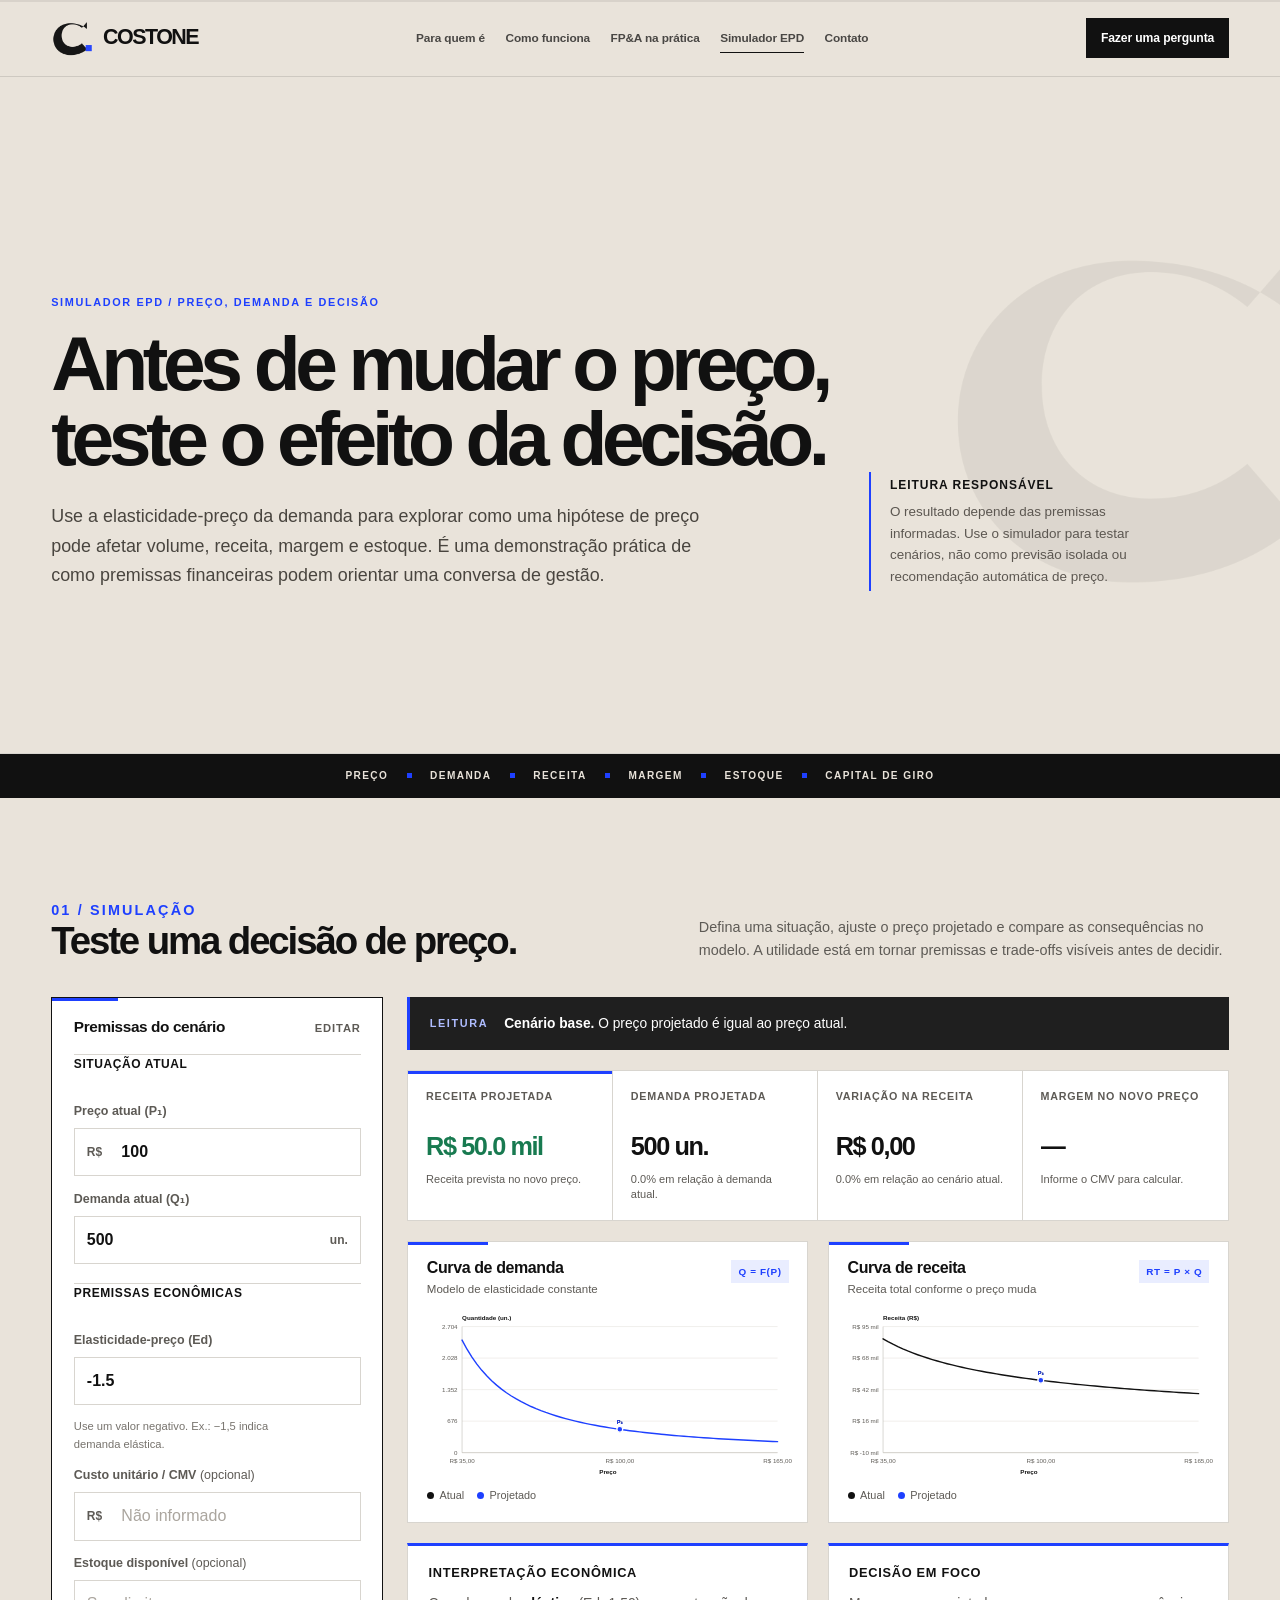
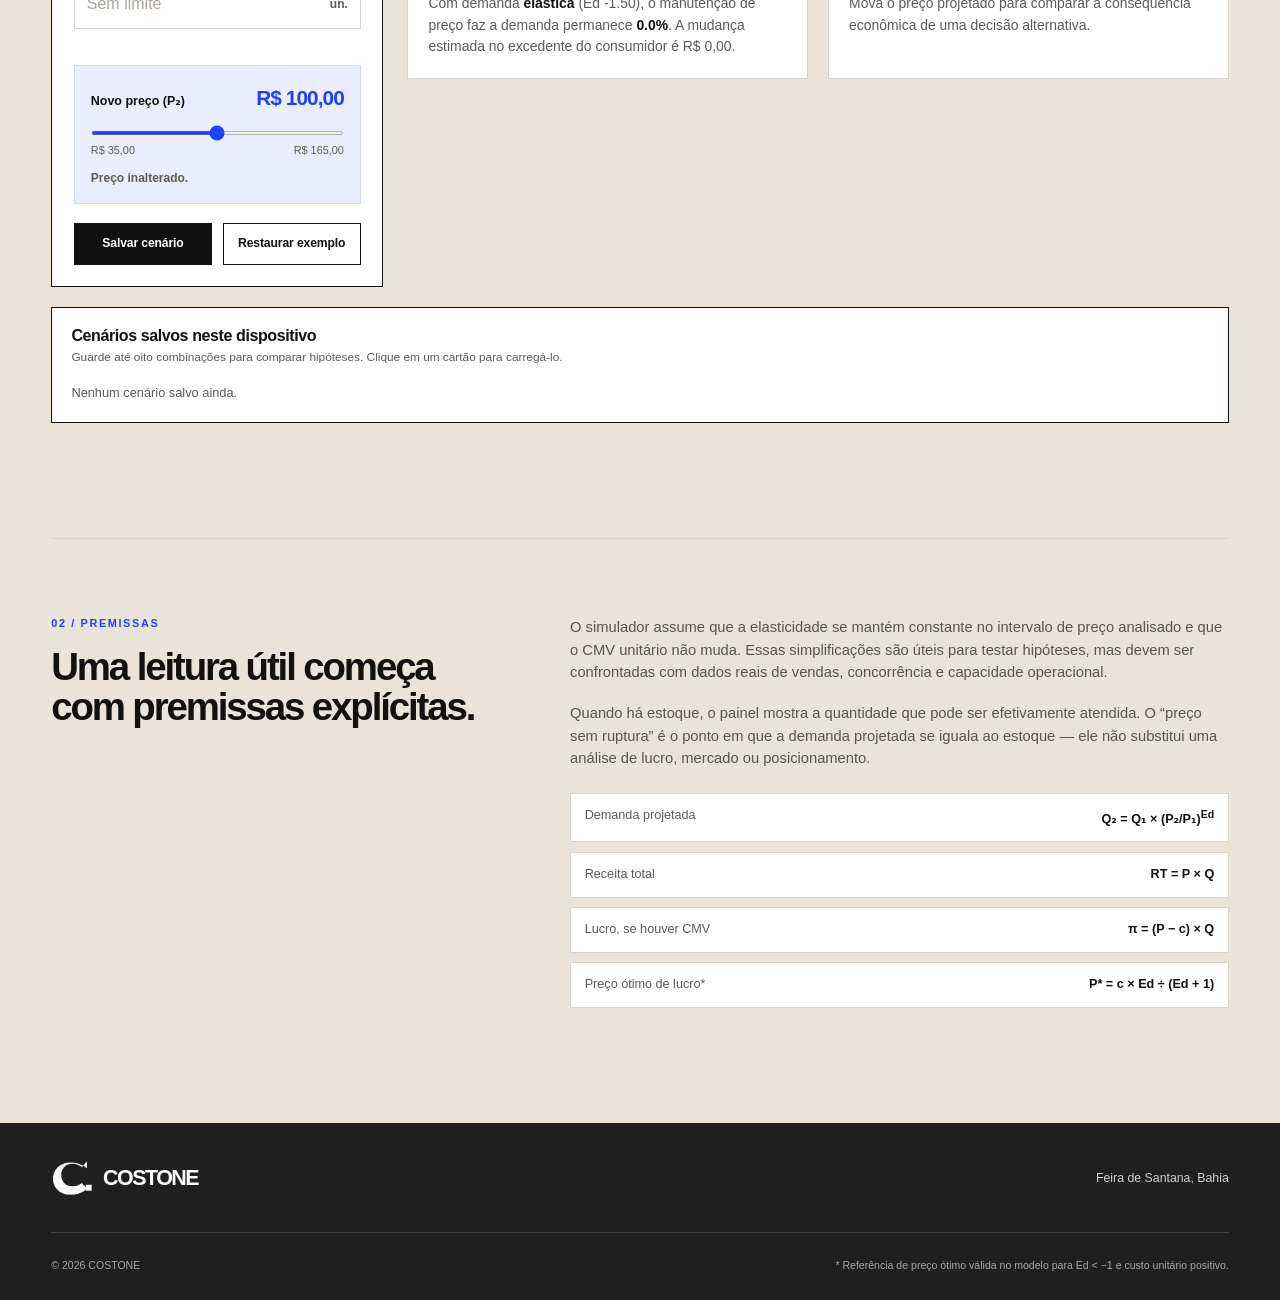
<file: simulador-elasticidade-costone.html>
<!doctype html>
<html lang="pt-BR" data-page-path="/simulador-elasticidade-costone.html">
<head>
  <meta charset="utf-8">
  <meta name="viewport" content="width=device-width, initial-scale=1">
  <meta name="description" content="Simulador EPD da COSTONE para explorar cenários de preço, demanda, receita, margem e estoque a partir de premissas informadas.">
  <meta name="theme-color" content="#111111">
  <meta name="robots" content="index, follow">
  <title>Simulador EPD | COSTONE</title>
  <link rel="canonical" href="https://custodiark.github.io/gestao/simulador-elasticidade-costone.html">
  <link rel="icon" href="arsenal/03_simbolo_isolado.png" type="image/png">
  <meta property="og:type" content="website">
  <meta property="og:locale" content="pt_BR">
  <meta property="og:title" content="Simulador EPD | COSTONE">
  <meta property="og:description" content="Explore cenários de preço, demanda, receita, margem e estoque a partir de premissas informadas.">
  <meta property="og:url" content="https://custodiark.github.io/gestao/simulador-elasticidade-costone.html">
  <meta property="og:image" content="https://custodiark.github.io/gestao/assets/og-image-placeholder.svg">
  <meta property="og:image:alt" content="COSTONE — Gestão e Planejamento Financeiro Empresarial">
  <meta name="twitter:card" content="summary_large_image">
  <meta name="twitter:title" content="Simulador EPD | COSTONE">
  <meta name="twitter:description" content="Explore cenários de preço, demanda, receita, margem e estoque a partir de premissas informadas.">
  <meta name="twitter:image" content="https://custodiark.github.io/gestao/assets/og-image-placeholder.svg">
  <link rel="stylesheet" href="styles.css">
  <script src="config.js" defer></script>
  <script src="script.js" defer></script>
  <style>
    :root {
      --ink: #111111;
      --ink-soft: #1f1f1f;
      --paper: #e9e3da;
      --white: #ffffff;
      --muted: #5d5a55;
      --muted-light: #77736d;
      --line: #d8d5cf;
      --blue: #1e40ff;
      --blue-soft: #e9edff;
      --green: #187a50;
      --green-soft: #e3f3eb;
      --red: #b42332;
      --red-soft: #fbe8ea;
      --amber: #9a5b00;
      --amber-soft: #fff0d7;
      --shadow: 0 14px 34px rgba(20, 20, 20, .06);
      --side: clamp(1.25rem, 4vw, 3.5rem);
      --container: 1200px;
      --sans: "Segoe UI", Arial, system-ui, sans-serif;
    }

    * { box-sizing: border-box; }
    html { scroll-behavior: smooth; }
    body { margin: 0; background: var(--paper); color: var(--ink); font: 16px/1.55 var(--sans); }
    button, input { font: inherit; }
    button { color: inherit; }
    button, input[type="range"] { cursor: pointer; }
    ::selection { background: var(--ink); color: var(--paper); }
    :focus-visible { outline: 3px solid rgba(30, 64, 255, .45); outline-offset: 3px; }

    .skip-link { position: fixed; z-index: 100; top: -5rem; left: 1rem; background: var(--blue); color: var(--white); padding: .75rem 1rem; font-weight: 700; }
    .skip-link:focus { top: 1rem; }
    .container { width: min(calc(100% - (var(--side) * 2)), var(--container)); margin: 0 auto; }

    .site-header { position: sticky; z-index: 20; top: 0; border-bottom: 1px solid rgba(22, 22, 22, .12); background: rgba(233, 227, 218, .94); backdrop-filter: blur(10px); }
    .header-inner { min-height: 76px; display: flex; align-items: center; justify-content: space-between; gap: 1.5rem; }
    .brand { display: inline-flex; align-items: center; gap: .62rem; color: var(--ink); text-decoration: none; line-height: 1; }
    .brand-mark { width: 27px; height: 27px; display: grid; place-items: center; border: 2px solid var(--ink); border-radius: 50%; font-size: .72rem; font-weight: 800; }
    .brand-name { font-size: 1.34rem; font-weight: 800; letter-spacing: -.07em; }
    .header-note { color: var(--muted); font-size: .76rem; font-weight: 650; }
    .header-note span { color: var(--blue); }

    .hero { padding: clamp(3.75rem, 8vw, 7.5rem) 0 clamp(2.8rem, 6vw, 5rem); border-bottom: 1px solid var(--line); }
    .eyebrow { margin: 0 0 1rem; color: var(--blue); font-size: .68rem; font-weight: 800; letter-spacing: .15em; text-transform: uppercase; }
    h1 { max-width: 850px; margin: 0; font-size: clamp(2.5rem, 6vw, 5.35rem); font-weight: 750; letter-spacing: -.07em; line-height: .98; }
    .hero-grid { display: grid; grid-template-columns: minmax(0, 1.35fr) minmax(220px, .65fr); align-items: end; gap: 2rem; }
    .hero-copy { max-width: 590px; margin: 1.6rem 0 0; color: var(--muted); font-size: clamp(1rem, 1.6vw, 1.16rem); }
    .hero-aside { border-left: 1px solid var(--ink); padding: .3rem 0 .3rem 1.2rem; color: var(--muted); font-size: .86rem; }
    .hero-aside strong { display: block; margin-bottom: .35rem; color: var(--ink); font-size: .75rem; letter-spacing: .08em; text-transform: uppercase; }
    .signal-strip { overflow: hidden; background: var(--blue); color: var(--white); }
    .signal-track { display: flex; align-items: center; gap: 1.15rem; width: max-content; padding: .9rem 0; font-size: .63rem; font-weight: 800; letter-spacing: .14em; white-space: nowrap; }
    .signal-track i { width: 5px; height: 5px; border-radius: 50%; background: rgba(255,255,255,.58); }

    main { padding: clamp(2.5rem, 6vw, 5.5rem) 0 5rem; }
    .tool-intro { display: flex; align-items: end; justify-content: space-between; gap: 2rem; margin-bottom: 1.5rem; }
    h2 { margin: 0; font-size: clamp(1.55rem, 3vw, 2.45rem); line-height: 1.05; letter-spacing: -.055em; }
    .tool-intro p { max-width: 530px; margin: 0; color: var(--muted); font-size: .9rem; }

    .workspace { display: grid; grid-template-columns: minmax(260px, .72fr) minmax(0, 1.78fr); align-items: start; gap: 1.25rem; }
    .panel, .card { position: relative; background: var(--white); border: 1px solid var(--line); box-shadow: var(--shadow); }
    .panel::before, .chart-card::before { position: absolute; top: 0; left: 0; width: 25%; height: 3px; background: var(--blue); content: ""; }
    .control-panel { position: sticky; top: 96px; padding: 1.35rem; }
    .panel-heading { display: flex; align-items: baseline; justify-content: space-between; gap: 1rem; padding-bottom: 1rem; border-bottom: 1px solid var(--line); }
    .panel-heading h3, .chart-heading h3, .scenario-head h3 { margin: 0; font-size: .96rem; letter-spacing: -.025em; }
    .panel-heading span { color: var(--muted); font-size: .7rem; font-weight: 700; letter-spacing: .08em; text-transform: uppercase; }
    .field-group { padding: 1.15rem 0; border-bottom: 1px solid var(--line); }
    .field-group:last-of-type { border-bottom: 0; }
    .field-group legend { margin-bottom: .65rem; padding: 0; color: var(--ink); font-size: .75rem; font-weight: 800; letter-spacing: .05em; text-transform: uppercase; }
    fieldset { min-width: 0; margin: 0; border: 0; padding: 0; }
    .field { display: grid; gap: .4rem; margin-top: .85rem; }
    .field:first-of-type { margin-top: 0; }
    label { color: var(--muted); font-size: .78rem; font-weight: 650; }
    .input-wrap { display: flex; align-items: center; gap: .45rem; border: 1px solid var(--line); background: #fff; transition: border-color .18s ease, box-shadow .18s ease; }
    .input-wrap:focus-within { border-color: var(--blue); box-shadow: 0 0 0 3px rgba(30, 64, 255, .12); }
    .input-prefix { padding-left: .75rem; color: var(--muted); font-size: .75rem; font-weight: 700; }
    input[type="number"] { width: 100%; min-width: 0; border: 0; padding: .68rem .75rem; color: var(--ink); outline: 0; font-weight: 650; }
    input[type="number"]::placeholder { color: #aaa59e; font-weight: 500; }
    .field-hint { margin: .4rem 0 0; color: var(--muted-light); font-size: .7rem; }
    .range-card { margin-top: 1.15rem; padding: 1rem; background: var(--blue-soft); border: 1px solid #cfd7ff; }
    .range-label { display: flex; align-items: baseline; justify-content: space-between; gap: .75rem; }
    .range-label label { color: var(--ink); }
    .range-value { color: var(--blue); font-size: 1.3rem; font-weight: 800; letter-spacing: -.045em; white-space: nowrap; }
    input[type="range"] { width: 100%; height: 4px; margin: 1rem 0 .35rem; accent-color: var(--blue); }
    .range-scale { display: flex; justify-content: space-between; color: var(--muted); font-size: .68rem; }
    .price-change { min-height: 1.05rem; margin: .6rem 0 0; color: var(--muted); font-size: .75rem; font-weight: 650; }
    .button-row { display: grid; grid-template-columns: 1fr 1fr; gap: .65rem; margin-top: 1.15rem; }
    .button { min-height: 42px; border: 1px solid transparent; padding: .65rem .8rem; font-size: .76rem; font-weight: 750; text-align: center; transition: transform .18s ease, background-color .18s ease, border-color .18s ease; }
    .button:hover { transform: translateY(-2px); }
    .button-primary { background: var(--ink); color: var(--white); }
    .button-primary:hover { background: #363636; }
    .button-secondary { background: transparent; border-color: var(--ink); color: var(--ink); }
    .button-secondary:hover { background: var(--ink); color: var(--white); }
    .form-error { display: none; margin: 1rem 0 0; padding: .72rem .78rem; background: var(--red-soft); border-left: 3px solid var(--red); color: #79202a; font-size: .76rem; font-weight: 650; }

    .analysis { display: grid; gap: 1.25rem; }
    .status-band { display: grid; grid-template-columns: auto 1fr; align-items: center; gap: 1rem; padding: 1rem 1.2rem; background: var(--ink); color: var(--white); }
    .status-index { color: #aebcff; font-size: .68rem; font-weight: 800; letter-spacing: .15em; }
    .status-band p { margin: 0; font-size: .86rem; }
    .status-band strong { color: #fff; }
    .metric-grid { display: grid; grid-template-columns: repeat(4, 1fr); border: 1px solid var(--line); background: var(--white); box-shadow: var(--shadow); }
    .metric { min-width: 0; padding: 1.1rem; border-right: 1px solid var(--line); }
    .metric:last-child { border-right: 0; }
    .metric-label { min-height: 2.5em; color: var(--muted); font-size: .67rem; font-weight: 800; letter-spacing: .07em; line-height: 1.32; text-transform: uppercase; }
    .metric-value { display: block; overflow: hidden; margin-top: .7rem; font-size: clamp(1.16rem, 2vw, 1.58rem); font-weight: 800; letter-spacing: -.055em; text-overflow: ellipsis; white-space: nowrap; }
    .metric-sub { min-height: 2.6em; margin-top: .4rem; color: var(--muted); font-size: .69rem; line-height: 1.35; }
    .positive { color: var(--green); }
    .negative { color: var(--red); }
    .neutral { color: var(--ink); }
    .emphasis { color: var(--blue); }

    .chart-grid { display: grid; grid-template-columns: 1fr 1fr; gap: 1.25rem; }
    .chart-card { position: relative; padding: 1.15rem; }
    .chart-heading { display: flex; align-items: start; justify-content: space-between; gap: .75rem; margin-bottom: .9rem; }
    .chart-heading p { margin: .25rem 0 0; color: var(--muted); font-size: .72rem; }
    .chart-key { padding: .22rem .45rem; background: var(--blue-soft); color: var(--blue); font-size: .62rem; font-weight: 800; letter-spacing: .06em; text-transform: uppercase; }
    .chart { display: block; width: 100%; height: auto; overflow: visible; }
    .chart text { fill: var(--muted); font-family: var(--sans); font-size: 11px; }
    .chart .axis-title { fill: var(--ink); font-size: 11px; font-weight: 700; }
    .chart .grid-line { stroke: #e6e3de; stroke-width: 1; }
    .chart .axis-line { stroke: #bcb8b1; stroke-width: 1; }
    .chart .label-current { fill: var(--ink); font-size: 10px; font-weight: 700; }
    .chart .label-projected { fill: var(--blue); font-size: 10px; font-weight: 800; }
    .chart-legend { display: flex; flex-wrap: wrap; gap: .8rem; margin-top: .6rem; color: var(--muted); font-size: .68rem; }
    .chart-legend span { display: inline-flex; align-items: center; gap: .35rem; }
    .legend-dot { width: 7px; height: 7px; border-radius: 50%; background: var(--ink); }
    .legend-dot.blue { background: var(--blue); }
    .legend-line { width: 13px; height: 0; border-top: 2px dashed var(--amber); }

    .insight-grid { display: grid; grid-template-columns: 1fr 1fr; gap: 1.25rem; }
    .insight { padding: 1.25rem; }
    .insight h3 { margin: 0; font-size: .8rem; letter-spacing: .055em; text-transform: uppercase; }
    .insight p { margin: .85rem 0 0; color: var(--muted); font-size: .87rem; }
    .insight strong { color: var(--ink); }
    .info-box { padding: 1.1rem 1.25rem; border-left: 3px solid var(--blue); background: var(--blue-soft); color: #22336e; font-size: .78rem; }
    .info-box strong { color: var(--ink); }

    .scenarios { margin-top: 1.25rem; padding: 1.2rem; }
    .scenario-head { display: flex; align-items: baseline; justify-content: space-between; gap: 1rem; }
    .scenario-head p { margin: .25rem 0 0; color: var(--muted); font-size: .74rem; }
    .text-button { border: 0; padding: .2rem 0; background: transparent; color: var(--blue); font-size: .73rem; font-weight: 750; text-decoration: underline; text-underline-offset: .2em; }
    .scenario-list { display: grid; grid-template-columns: repeat(4, 1fr); gap: .7rem; margin-top: 1rem; }
    .scenario-empty { grid-column: 1 / -1; margin: 0; color: var(--muted); font-size: .8rem; }
    .scenario-item { display: grid; gap: .2rem; min-width: 0; border: 1px solid var(--line); padding: .75rem; background: #fff; text-align: left; }
    .scenario-item:hover { border-color: var(--blue); background: var(--blue-soft); }
    .scenario-item strong { color: var(--blue); font-size: .85rem; }
    .scenario-item small { color: var(--muted); font-size: .65rem; line-height: 1.35; }

    .method { display: grid; grid-template-columns: .85fr 1.15fr; gap: 2rem; margin-top: clamp(3.5rem, 8vw, 7rem); padding-top: clamp(2.75rem, 6vw, 5rem); border-top: 1px solid var(--line); }
    .method h2 { max-width: 440px; }
    .method-copy { color: var(--muted); font-size: .92rem; }
    .method-copy p { margin: 0 0 1.1rem; }
    .formula-list { display: grid; gap: .6rem; margin-top: 1.4rem; }
    .formula { display: flex; justify-content: space-between; gap: 1rem; padding: .75rem .85rem; background: rgba(255,255,255,.55); border: 1px solid var(--line); color: var(--ink); font-size: .79rem; }
    .formula span { color: var(--muted); }
    footer { padding: 1.5rem 0; border-top: 1px solid var(--line); color: var(--muted); font-size: .72rem; }
    footer .container { display: flex; justify-content: space-between; gap: 1rem; }

    /* Camada de integração com a linguagem visual do site institucional. */
    .site-header { position: sticky; z-index: 30; top: 0; border-bottom: 1px solid rgba(17,17,17,.12); background: rgba(233,227,218,.94); backdrop-filter: blur(10px); }
    .header-inner { min-height: 76px; justify-content: initial; }
    .brand { flex: 0 0 auto; gap: 0; }
    .brand-lockup { display: inline-flex; align-items: center; gap: .55rem; }
    .brand-symbol { display: block; width: 43px; height: 43px; flex: 0 0 43px; object-fit: contain; }
    .brand-symbol--light { background: url("arsenal/06_negativa_branca_transparente.png") -9px -5px / 180px 52px no-repeat; }
    .brand-name { color: var(--ink); font: 800 1.34rem/1 "Segoe UI", Arial, sans-serif; letter-spacing: -.07em; }
    .menu-toggle { display: none; }
    .main-nav { display: flex; flex: 1; align-items: center; justify-content: center; gap: clamp(.75rem, 1.6vw, 1.35rem); }
    .main-nav a { position: relative; color: #494744; font-size: .74rem; font-weight: 650; text-decoration: none; white-space: nowrap; }
    .main-nav a::after { position: absolute; right: 0; bottom: -.35rem; left: 0; height: 1px; content: ""; background: var(--ink); transform: scaleX(0); transform-origin: left; transition: transform .2s ease; }
    .main-nav a:hover::after, .main-nav a[aria-current="page"]::after { transform: scaleX(1); }
    .header-cta { display: inline-flex; width: auto; min-height: auto; margin-left: auto; padding: .62rem .85rem; text-decoration: none; }

    .hero { position: relative; isolation: isolate; overflow: hidden; padding: clamp(4.5rem, 10vw, 8rem) 0 clamp(3.4rem, 7vw, 6rem); background: var(--paper); }
    .hero-grid { position: relative; z-index: 1; grid-template-columns: minmax(0, 1.2fr) minmax(240px, .55fr); max-width: var(--container); min-height: 0; }
    .hero-copy { max-width: 660px; color: #49453f; font-size: clamp(1rem, 1.4vw, 1.14rem); line-height: 1.65; }
    .hero-aside { align-self: end; max-width: 300px; border-left: 2px solid var(--blue); padding: .25rem 0 .25rem 1.2rem; color: #5c5751; font-size: .84rem; line-height: 1.6; }
    .hero-aside strong { color: var(--ink); }
    .brand-watermark { position: absolute; z-index: 0; display: block; width: clamp(21rem, 34vw, 37rem); height: auto; pointer-events: none; user-select: none; }
    .brand-watermark--epd { top: 50%; right: clamp(-14rem, -7vw, -5rem); opacity: .055; transform: translateY(-50%); }
    .signal-strip { border-bottom: 0; background: var(--ink); }
    .signal-track { color: var(--paper); }
    .signal-track i { border-radius: 0; background: var(--blue); }

    main.container { position: relative; padding-top: clamp(4rem, 8vw, 7rem); padding-bottom: clamp(5rem, 9vw, 8rem); }
    .tool-intro { margin-bottom: 2.25rem; }
    .tool-intro > div .eyebrow { color: var(--blue); }
    .workspace { gap: 1.5rem; }
    .panel, .card { box-shadow: none; }
    .control-panel { top: 98px; border-color: var(--ink); }
    .panel::before, .chart-card::before { width: 20%; height: 3px; }
    .status-band { border-left: 3px solid var(--blue); background: var(--ink-soft); }
    .metric-grid { box-shadow: none; }
    .metric:first-child { position: relative; }
    .metric:first-child::before { position: absolute; top: 0; right: 0; left: 0; height: 3px; content: ""; background: var(--blue); }
    .chart-card { background: var(--white); }
    .chart-heading h3, .scenario-head h3 { font-size: 1rem; }
    .insight { border-top: 3px solid var(--blue); }
    .scenarios { border-color: var(--ink); box-shadow: none; }
    .method { margin-top: clamp(4.5rem, 9vw, 8rem); }
    .method-copy { color: #59544e; }
    .formula { background: var(--white); }
    .site-footer { padding: 2.1rem 0 1.7rem; border: 0; background: var(--ink-soft); color: var(--white); }
    .site-footer .footer-top, .site-footer .footer-bottom { display: flex; align-items: center; justify-content: space-between; gap: 1.5rem; }
    .site-footer .footer-top { padding-bottom: 2rem; }
    .site-footer .footer-brand .brand-name { color: var(--white); }
    .site-footer .footer-contact { display: flex; gap: 1.7rem; color: #d2d0ca; font-size: .77rem; }
    .site-footer .footer-contact a { border-bottom: 1px solid rgba(255,255,255,.45); }
    .site-footer .footer-bottom { border-top: 1px solid rgba(255,255,255,.15); padding-top: 1.5rem; color: #aaa7a1; font-size: .66rem; }

    /* Movimentos de apoio: discretos, sem dependências e desativados conforme a preferência do visitante. */
    @media (prefers-reduced-motion: no-preference) {
      .brand-watermark--epd { animation: epd-watermark-drift 13s cubic-bezier(.4, 0, .2, 1) infinite; }
      html.motion-enabled .story-section.story-ready .tool-intro,
      html.motion-enabled .story-section.story-ready .workspace,
      html.motion-enabled .story-section.story-ready .scenarios,
      html.motion-enabled .story-section.story-ready .method > * { opacity: 0; transform: translateY(16px); transition: opacity .6s cubic-bezier(.16, 1, .3, 1), transform .6s cubic-bezier(.16, 1, .3, 1); }
      html.motion-enabled .story-section.is-story-active .tool-intro,
      html.motion-enabled .story-section.is-story-active .workspace,
      html.motion-enabled .story-section.is-story-active .scenarios,
      html.motion-enabled .story-section.is-story-active .method > * { opacity: 1; transform: translateY(0); }
      html.motion-enabled .story-section.story-ready .workspace { transition-delay: .08s; }
      html.motion-enabled .story-section.story-ready .scenarios { transition-delay: .16s; }
      html.motion-enabled .story-section.story-ready .method > *:last-child { transition-delay: .08s; }
    }
    @keyframes epd-watermark-drift {
      0%, 100% { opacity: .045; transform: translateY(-50%) rotate(0deg); }
      50% { opacity: .07; transform: translateY(calc(-50% - 11px)) rotate(3deg); }
    }

    @media (max-width: 1020px) { .main-nav { gap: .7rem; }.main-nav a { font-size: .68rem; }.header-cta { display: none; } }
    @media (max-width: 800px) {
      .brand-watermark { display: none; }
      .brand-symbol { width: 37px; height: 37px; flex-basis: 37px; }
      .brand-symbol--light { background-size: 155px 45px; background-position: -8px -4px; }
      .brand-name { font-size: 1.17rem; }
      .header-inner { min-height: 67px; justify-content: space-between; }
      .menu-toggle { position: relative; z-index: 2; display: grid; width: 40px; height: 40px; place-content: center; gap: 6px; border: 1px solid var(--line); background: transparent; }
      .menu-toggle span { display: block; width: 17px; height: 1px; background: var(--ink); transition: transform .2s ease; }
      .menu-toggle[aria-expanded="true"] span:nth-of-type(1) { transform: translateY(3.5px) rotate(45deg); }
      .menu-toggle[aria-expanded="true"] span:nth-of-type(2) { transform: translateY(-3.5px) rotate(-45deg); }
      .main-nav { position: fixed; inset: 67px 0 auto; display: none; width: 100%; height: calc(100vh - 67px); height: calc(100dvh - 67px); align-items: flex-start; flex-direction: column; justify-content: flex-start; gap: 0; overflow: auto; padding: 1.25rem var(--side) 2rem; border-top: 1px solid var(--line); background: var(--paper); }
      .main-nav.is-open { display: flex; }
      .main-nav a { width: 100%; border-bottom: 1px solid var(--line); padding: 1rem 0; color: var(--ink); font-size: 1.25rem; font-weight: 700; letter-spacing: -.04em; }
      .main-nav a::after { display: none; }
      .hero { padding-top: 4.5rem; }
      .hero-grid { grid-template-columns: 1fr; gap: 2rem; }
      .hero-aside { max-width: 510px; }
      .site-footer .footer-top, .site-footer .footer-bottom { align-items: flex-start; flex-direction: column; }
      .site-footer .footer-top { gap: 1.35rem; }
      .site-footer .footer-contact { flex-direction: column; gap: .45rem; }
    }

    @media (max-width: 1000px) {
      .workspace { grid-template-columns: 1fr; }
      .control-panel { position: static; }
      .scenario-list { grid-template-columns: repeat(3, 1fr); }
    }
    @media (max-width: 760px) {
      .header-inner { min-height: 67px; }
      .header-note { display: none; }
      .hero-grid, .method, .tool-intro, .insight-grid { grid-template-columns: 1fr; display: grid; }
      .hero-aside { margin-top: .25rem; }
      .metric-grid { grid-template-columns: 1fr 1fr; }
      .metric:nth-child(2) { border-right: 0; }
      .metric:nth-child(-n+2) { border-bottom: 1px solid var(--line); }
      .chart-grid { grid-template-columns: 1fr; }
      .scenario-list { grid-template-columns: 1fr 1fr; }
      footer .container { display: grid; }
    }
    @media (max-width: 450px) {
      h1 { font-size: 2.55rem; }
      .control-panel, .chart-card, .insight, .scenarios { padding: 1rem; }
      .button-row { grid-template-columns: 1fr; }
      .metric { padding: .9rem; }
      .scenario-list { grid-template-columns: 1fr; }
    }
    @media (prefers-reduced-motion: reduce) { *, *::before, *::after { scroll-behavior: auto !important; transition-duration: .01ms !important; } }
  </style>
</head>
<body>
  <a class="skip-link" href="#simulador">Pular para o simulador</a>
  <header class="site-header" data-header>
    <div class="container header-inner">
      <a class="brand" href="./#inicio" aria-label="COSTONE — página inicial">
        <span class="brand-lockup">
          <img class="brand-symbol" src="arsenal/03_simbolo_isolado.png" width="2400" height="2400" alt="" aria-hidden="true">
          <span class="brand-name">COSTONE</span>
        </span>
      </a>
      <button class="menu-toggle" type="button" aria-label="Abrir menu" aria-expanded="false" aria-controls="navegacao-principal" data-menu-toggle>
        <span aria-hidden="true"></span><span aria-hidden="true"></span>
      </button>
      <nav class="main-nav" id="navegacao-principal" aria-label="Navegação principal" data-menu>
        <a href="./#para-quem-e">Para quem é</a>
        <a href="./#como-funciona">Como funciona</a>
        <a href="fpa.html">FP&amp;A na prática</a>
        <a href="simulador-elasticidade-costone.html" aria-current="page">Simulador EPD</a>
        <a href="./#contato">Contato</a>
      </nav>
      <a class="button button-small button-dark header-cta" data-conversation-link hidden>Fazer uma pergunta</a>
    </div>
  </header>

  <section class="hero" aria-labelledby="page-title">
    <img class="brand-watermark brand-watermark--epd" src="arsenal/03_simbolo_isolado.png" width="2400" height="2400" alt="" aria-hidden="true">
    <div class="container hero-grid">
      <div>
        <p class="eyebrow">SIMULADOR EPD / PREÇO, DEMANDA E DECISÃO</p>
        <h1 id="page-title">Antes de mudar o preço, teste o efeito da decisão.</h1>
        <p class="hero-copy">Use a elasticidade-preço da demanda para explorar como uma hipótese de preço pode afetar volume, receita, margem e estoque. É uma demonstração prática de como premissas financeiras podem orientar uma conversa de gestão.</p>
      </div>
      <aside class="hero-aside">
        <strong>Leitura responsável</strong>
        O resultado depende das premissas informadas. Use o simulador para testar cenários, não como previsão isolada ou recomendação automática de preço.
      </aside>
    </div>
  </section>
  <div class="signal-strip" aria-hidden="true"><div class="container signal-track"><span>PREÇO</span><i></i><span>DEMANDA</span><i></i><span>RECEITA</span><i></i><span>MARGEM</span><i></i><span>ESTOQUE</span><i></i><span>CAPITAL DE GIRO</span></div></div>

  <main id="simulador" class="container">
    <section aria-labelledby="tool-title">
      <div class="tool-intro">
        <div><p class="eyebrow">01 / Simulação</p><h2 id="tool-title">Teste uma decisão de preço.</h2></div>
        <p>Defina uma situação, ajuste o preço projetado e compare as consequências no modelo. A utilidade está em tornar premissas e trade-offs visíveis antes de decidir.</p>
      </div>

      <div class="workspace">
        <form class="panel control-panel" id="simulator-form" novalidate>
          <div class="panel-heading"><h3>Premissas do cenário</h3><span>Editar</span></div>
          <fieldset class="field-group">
            <legend>Situação atual</legend>
            <div class="field"><label for="current-price">Preço atual (P₁)</label><div class="input-wrap"><span class="input-prefix">R$</span><input id="current-price" type="number" min="0.01" step="0.01" inputmode="decimal" value="100"></div></div>
            <div class="field"><label for="current-demand">Demanda atual (Q₁)</label><div class="input-wrap"><input id="current-demand" type="number" min="1" step="1" inputmode="numeric" value="500"><span class="input-prefix" style="padding:0 .75rem 0 0">un.</span></div></div>
          </fieldset>
          <fieldset class="field-group">
            <legend>Premissas econômicas</legend>
            <div class="field"><label for="elasticity">Elasticidade-preço (Ed)</label><div class="input-wrap"><input id="elasticity" type="number" step="0.1" inputmode="decimal" value="-1.5"></div><p class="field-hint">Use um valor negativo. Ex.: −1,5 indica demanda elástica.</p></div>
            <div class="field"><label for="unit-cost">Custo unitário / CMV <span style="font-weight:500">(opcional)</span></label><div class="input-wrap"><span class="input-prefix">R$</span><input id="unit-cost" type="number" min="0" step="0.01" inputmode="decimal" placeholder="Não informado"></div></div>
            <div class="field"><label for="stock">Estoque disponível <span style="font-weight:500">(opcional)</span></label><div class="input-wrap"><input id="stock" type="number" min="1" step="1" inputmode="numeric" placeholder="Sem limite"><span class="input-prefix" style="padding:0 .75rem 0 0">un.</span></div></div>
          </fieldset>
          <div class="range-card">
            <div class="range-label"><label for="projected-price">Novo preço (P₂)</label><output class="range-value" id="projected-price-output" for="projected-price">R$ 100,00</output></div>
            <input id="projected-price" type="range" min="35" max="165" value="100" step="0.5">
            <div class="range-scale"><span id="price-min">R$ 35</span><span id="price-max">R$ 165</span></div>
            <p class="price-change" id="price-change">Preço inalterado.</p>
          </div>
          <div class="button-row"><button class="button button-primary" id="save-scenario" type="button">Salvar cenário</button><button class="button button-secondary" id="reset-scenario" type="reset">Restaurar exemplo</button></div>
          <p class="form-error" id="form-error" role="alert"></p>
        </form>

        <section class="analysis" aria-label="Resultados da simulação">
          <div class="status-band"><span class="status-index">LEITURA</span><p id="status-text"><strong>Cenário base.</strong> Ajuste o preço projetado para visualizar o efeito sobre a operação.</p></div>
          <div class="metric-grid">
            <article class="metric"><div class="metric-label" id="metric-main-label">Receita projetada</div><output class="metric-value neutral" id="metric-main-value">—</output><div class="metric-sub" id="metric-main-sub">Informe um cenário válido.</div></article>
            <article class="metric"><div class="metric-label">Demanda projetada</div><output class="metric-value neutral" id="metric-demand-value">—</output><div class="metric-sub" id="metric-demand-sub">—</div></article>
            <article class="metric"><div class="metric-label" id="metric-change-label">Variação na receita</div><output class="metric-value neutral" id="metric-change-value">—</output><div class="metric-sub" id="metric-change-sub">—</div></article>
            <article class="metric"><div class="metric-label">Margem no novo preço</div><output class="metric-value neutral" id="metric-margin-value">—</output><div class="metric-sub" id="metric-margin-sub">Informe o CMV para calcular.</div></article>
          </div>

          <div class="chart-grid">
            <article class="card chart-card"><div class="chart-heading"><div><h3>Curva de demanda</h3><p>Modelo de elasticidade constante</p></div><span class="chart-key">Q = f(P)</span></div><svg id="demand-chart" class="chart" viewBox="0 0 640 290" role="img" aria-label="Curva de demanda com preço atual e projetado"></svg><div class="chart-legend"><span><i class="legend-dot"></i>Atual</span><span><i class="legend-dot blue"></i>Projetado</span><span id="stock-legend" hidden><i class="legend-line"></i>Estoque</span></div></article>
            <article class="card chart-card"><div class="chart-heading"><div><h3 id="value-chart-title">Curva de receita</h3><p id="value-chart-subtitle">Receita total conforme o preço muda</p></div><span class="chart-key" id="value-chart-key">RT = P × Q</span></div><svg id="value-chart" class="chart" viewBox="0 0 640 290" role="img" aria-label="Curva de receita ou lucro com preço atual e projetado"></svg><div class="chart-legend"><span><i class="legend-dot"></i>Atual</span><span><i class="legend-dot blue"></i>Projetado</span><span id="optimal-legend" hidden><i class="legend-line"></i>Preço ótimo</span></div></article>
          </div>

          <div class="insight-grid">
            <article class="card insight"><h3>Interpretação econômica</h3><p id="economic-insight">—</p></article>
            <article class="card insight"><h3>Decisão em foco</h3><p id="decision-insight">—</p></article>
          </div>
          <aside class="info-box" id="stock-insight" hidden></aside>
        </section>
      </div>

      <section class="card scenarios" aria-labelledby="scenario-title">
        <div class="scenario-head"><div><h3 id="scenario-title">Cenários salvos neste dispositivo</h3><p>Guarde até oito combinações para comparar hipóteses. Clique em um cartão para carregá-lo.</p></div><button id="clear-scenarios" class="text-button" type="button" hidden>Limpar cenários</button></div>
        <div class="scenario-list" id="scenario-list"><p class="scenario-empty">Nenhum cenário salvo ainda.</p></div>
      </section>
    </section>

    <section class="method" aria-labelledby="method-title">
      <div><p class="eyebrow">02 / Premissas</p><h2 id="method-title">Uma leitura útil começa com premissas explícitas.</h2></div>
      <div class="method-copy">
        <p>O simulador assume que a elasticidade se mantém constante no intervalo de preço analisado e que o CMV unitário não muda. Essas simplificações são úteis para testar hipóteses, mas devem ser confrontadas com dados reais de vendas, concorrência e capacidade operacional.</p>
        <p>Quando há estoque, o painel mostra a quantidade que pode ser efetivamente atendida. O “preço sem ruptura” é o ponto em que a demanda projetada se iguala ao estoque — ele não substitui uma análise de lucro, mercado ou posicionamento.</p>
        <div class="formula-list" aria-label="Fórmulas utilizadas"><div class="formula"><span>Demanda projetada</span><strong>Q₂ = Q₁ × (P₂/P₁)<sup>Ed</sup></strong></div><div class="formula"><span>Receita total</span><strong>RT = P × Q</strong></div><div class="formula"><span>Lucro, se houver CMV</span><strong>π = (P − c) × Q</strong></div><div class="formula"><span>Preço ótimo de lucro*</span><strong>P* = c × Ed ÷ (Ed + 1)</strong></div></div>
      </div>
    </section>
  </main>
  <footer class="site-footer">
    <div class="container footer-top">
      <a class="brand footer-brand" href="./#inicio" aria-label="COSTONE — página inicial">
        <span class="brand-lockup"><span class="brand-symbol brand-symbol--light" aria-hidden="true"></span><span class="brand-name">COSTONE</span></span>
      </a>
      <div class="footer-contact"><a data-contact-email hidden></a><span data-location>Feira de Santana, Bahia</span></div>
    </div>
    <div class="container footer-bottom"><span>© <span data-current-year></span> COSTONE</span><span>* Referência de preço ótimo válida no modelo para Ed &lt; −1 e custo unitário positivo.</span></div>
  </footer>

  <script>
    'use strict';

    const el = id => document.getElementById(id);
    const money = new Intl.NumberFormat('pt-BR', { style: 'currency', currency: 'BRL', minimumFractionDigits: 2, maximumFractionDigits: 2 });
    const number = new Intl.NumberFormat('pt-BR', { maximumFractionDigits: 0 });
    const compactMoney = value => Math.abs(value) >= 1000000 ? `${value < 0 ? '−' : ''}R$ ${Math.abs(value / 1000000).toFixed(2)} mi` : Math.abs(value) >= 1000 ? `${value < 0 ? '−' : ''}R$ ${Math.abs(value / 1000).toFixed(1)} mil` : money.format(value);
    const signedMoney = value => `${value > 0 ? '+' : value < 0 ? '−' : ''}${compactMoney(Math.abs(value))}`;
    const signedPercent = value => `${value > 0 ? '+' : value < 0 ? '−' : ''}${Math.abs(value * 100).toFixed(1)}%`;
    const classFor = value => value > 0.005 ? 'positive' : value < -0.005 ? 'negative' : 'neutral';
    const storageKey = 'costone-elasticity-scenarios-v1';
    const defaultValues = { price: 100, demand: 500, elasticity: -1.5, cost: '', stock: '', projected: 100 };
    let scenarios = loadStoredScenarios();

    function getInputs() {
      const price = el('current-price').valueAsNumber;
      const demand = el('current-demand').valueAsNumber;
      const elasticity = el('elasticity').valueAsNumber;
      const projected = el('projected-price').valueAsNumber;
      const rawCost = el('unit-cost').value.trim();
      const rawStock = el('stock').value.trim();
      const cost = rawCost === '' ? null : el('unit-cost').valueAsNumber;
      const stock = rawStock === '' ? null : el('stock').valueAsNumber;
      return { price, demand, elasticity, projected, cost, stock };
    }

    function validate(input) {
      if (!Number.isFinite(input.price) || input.price <= 0) return 'Informe um preço atual maior que zero.';
      if (!Number.isFinite(input.demand) || input.demand <= 0) return 'Informe uma demanda atual maior que zero.';
      if (!Number.isFinite(input.elasticity) || input.elasticity >= 0) return 'Use uma elasticidade-preço negativa, como −1,5.';
      if (!Number.isFinite(input.projected) || input.projected <= 0) return 'Informe um novo preço maior que zero.';
      if (input.cost !== null && (!Number.isFinite(input.cost) || input.cost < 0)) return 'O custo unitário deve ser zero ou positivo.';
      if (input.stock !== null && (!Number.isFinite(input.stock) || input.stock <= 0)) return 'O estoque deve ser maior que zero ou ficar em branco.';
      return '';
    }

    function calculate() {
      const input = getInputs();
      const error = validate(input);
      el('form-error').style.display = error ? 'block' : 'none';
      el('form-error').textContent = error;
      if (error) { clearResults(); return null; }

      const q2 = input.demand * Math.pow(input.projected / input.price, input.elasticity);
      const revenue1 = input.price * input.demand;
      const revenue2 = input.projected * q2;
      const profit1 = input.cost === null ? null : (input.price - input.cost) * input.demand;
      const profit2 = input.cost === null ? null : (input.projected - input.cost) * q2;
      const primary1 = profit1 === null ? revenue1 : profit1;
      const primary2 = profit2 === null ? revenue2 : profit2;
      const primaryChange = primary2 - primary1;
      const demandChange = (q2 - input.demand) / input.demand;
      const priceChange = (input.projected - input.price) / input.price;
      const margin = input.cost === null ? null : (input.projected - input.cost) / input.projected;
      const marginalRevenue = input.projected * (1 + 1 / input.elasticity);
      const consumerSurplusChange = -((input.demand + q2) / 2) * (input.projected - input.price);
      const profitOptimal = input.cost !== null && input.cost > 0 && input.elasticity < -1 ? input.cost * input.elasticity / (input.elasticity + 1) : null;
      const stockBreach = input.stock !== null && q2 > input.stock;
      const fulfilledQuantity = input.stock === null ? q2 : Math.min(q2, input.stock);
      const realizedPrimary = input.cost === null ? input.projected * fulfilledQuantity : (input.projected - input.cost) * fulfilledQuantity;
      const stockPrice = input.stock !== null ? input.price * Math.pow(input.stock / input.demand, 1 / input.elasticity) : null;
      return { ...input, q2, revenue1, revenue2, profit1, profit2, primary1, primary2, primaryChange, demandChange, priceChange, margin, marginalRevenue, consumerSurplusChange, profitOptimal, stockBreach, fulfilledQuantity, realizedPrimary, stockPrice };
    }

    function syncRange(keepProjected = true) {
      const price = el('current-price').valueAsNumber;
      if (!Number.isFinite(price) || price <= 0) return;
      const range = el('projected-price');
      const minimum = +(price * .35).toFixed(2);
      const maximum = +(price * 1.65).toFixed(2);
      range.min = minimum;
      range.max = maximum;
      if (!keepProjected || +range.value < minimum || +range.value > maximum) range.value = price;
      el('price-min').textContent = money.format(minimum);
      el('price-max').textContent = money.format(maximum);
    }

    function render() {
      const state = calculate();
      if (!state) return;
      renderRange(state);
      renderMetrics(state);
      renderNarrative(state);
      renderStock(state);
      renderCharts(state);
    }

    function renderRange(state) {
      el('projected-price-output').value = money.format(state.projected);
      el('projected-price-output').textContent = money.format(state.projected);
      const change = el('price-change');
      if (Math.abs(state.priceChange) < .0001) { change.textContent = 'Preço inalterado.'; change.className = 'price-change'; }
      else { change.textContent = `${state.priceChange > 0 ? 'Aumento' : 'Redução'} de ${signedPercent(state.priceChange).replace('+', '').replace('−', '')} (${signedMoney(state.projected - state.price)}).`; change.className = `price-change ${state.priceChange > 0 ? 'negative' : 'positive'}`; }
    }

    function setMetric(valueId, value, className, subId, sub) {
      const valueEl = el(valueId);
      valueEl.textContent = value;
      valueEl.className = `metric-value ${className}`;
      el(subId).textContent = sub;
    }

    function renderMetrics(state) {
      const usingProfit = state.cost !== null;
      el('metric-main-label').textContent = usingProfit ? 'Lucro projetado' : 'Receita projetada';
      setMetric('metric-main-value', compactMoney(state.primary2), classFor(state.primary2), 'metric-main-sub', usingProfit ? 'Antes de considerar estoque.' : 'Receita prevista no novo preço.');
      setMetric('metric-demand-value', `${number.format(Math.round(state.q2))} un.`, classFor(state.demandChange), 'metric-demand-sub', `${signedPercent(state.demandChange)} em relação à demanda atual.`);
      el('metric-change-label').textContent = usingProfit ? 'Variação no lucro' : 'Variação na receita';
      setMetric('metric-change-value', signedMoney(state.primaryChange), classFor(state.primaryChange), 'metric-change-sub', `${signedPercent(state.primaryChange / Math.abs(state.primary1 || 1))} em relação ao cenário atual.`);
      if (state.margin === null) setMetric('metric-margin-value', '—', 'neutral', 'metric-margin-sub', 'Informe o CMV para calcular.');
      else setMetric('metric-margin-value', signedPercent(state.margin).replace('+', ''), classFor(state.margin), 'metric-margin-sub', `Margem unitária de ${money.format(state.projected - state.cost)}.`);
    }

    function elasticityLabel(ed) {
      const abs = Math.abs(ed);
      if (abs > 1.005) return 'elástica';
      if (abs < .995) return 'inelástica';
      return 'unitária';
    }

    function renderNarrative(state) {
      const isIncrease = state.priceChange > .0001;
      const isDecrease = state.priceChange < -.0001;
      const usingProfit = state.cost !== null;
      const direction = isIncrease ? 'aumento' : isDecrease ? 'redução' : 'manutenção';
      const demandDirection = state.demandChange > .0001 ? 'cresce' : state.demandChange < -.0001 ? 'cai' : 'permanece';
      el('economic-insight').innerHTML = `Com demanda <strong>${elasticityLabel(state.elasticity)}</strong> (Ed ${state.elasticity.toFixed(2)}), o ${direction} de preço faz a demanda ${demandDirection} <strong>${signedPercent(state.demandChange).replace('+', '').replace('−', '')}</strong>. A mudança estimada no excedente do consumidor é ${signedMoney(state.consumerSurplusChange)}.`;
      let status = '';
      let decision = '';
      if (!isIncrease && !isDecrease) {
        status = '<strong>Cenário base.</strong> O preço projetado é igual ao preço atual.';
        decision = 'Mova o preço projetado para comparar a consequência econômica de uma decisão alternativa.';
      } else if (usingProfit && state.projected <= state.cost) {
        status = '<strong>Atenção: preço abaixo do CMV.</strong> Cada unidade vendida reduz o resultado operacional.';
        decision = `O preço projetado está ${money.format(state.cost - state.projected)} abaixo do custo unitário. Reavalie a premissa antes de usar o cenário.`;
      } else if (state.primaryChange > .005) {
        status = `<strong>O cenário melhora ${usingProfit ? 'o lucro' : 'a receita'} projetada.</strong> A variação estimada é ${signedMoney(state.primaryChange)}.`;
        decision = usingProfit && state.profitOptimal ? `No modelo, o preço que maximiza o lucro é ${money.format(state.profitOptimal)}. Compare-o com o posicionamento de mercado e a capacidade de venda.` : 'Valide se a elasticidade usada representa o comportamento observado no seu produto ou categoria.';
      } else if (state.primaryChange < -.005) {
        status = `<strong>O cenário reduz ${usingProfit ? 'o lucro' : 'a receita'} projetada.</strong> A variação estimada é ${signedMoney(state.primaryChange)}.`;
        decision = usingProfit && state.elasticity < -1 && isIncrease ? 'Em demanda elástica, a perda de volume pode superar o ganho de margem unitária.' : 'Teste outras faixas de preço e confronte o cenário com os dados históricos.';
      } else {
        status = `<strong>O cenário é praticamente neutro para ${usingProfit ? 'o lucro' : 'a receita'}.</strong>`;
        decision = 'A decisão pode depender de outras variáveis, como posicionamento, giro de estoque e capacidade operacional.';
      }
      el('status-text').innerHTML = status;
      if (usingProfit && state.profitOptimal) decision += ` <strong>Referência:</strong> preço ótimo do modelo: ${money.format(state.profitOptimal)}.`;
      el('decision-insight').innerHTML = decision;
    }

    function renderStock(state) {
      const box = el('stock-insight');
      if (state.stock === null) { box.hidden = true; return; }
      box.hidden = false;
      const name = state.cost === null ? 'Receita realizável' : 'Lucro realizável';
      if (state.stockBreach) box.innerHTML = `<strong>Estoque insuficiente.</strong> A demanda projetada excede o estoque em ${number.format(Math.ceil(state.q2 - state.stock))} unidades. ${name}: <strong>${compactMoney(state.realizedPrimary)}</strong>. O preço que equaliza demanda e estoque é ${money.format(state.stockPrice)}.`;
      else box.innerHTML = `<strong>Estoque suficiente.</strong> As ${number.format(Math.round(state.q2))} unidades projetadas cabem no estoque disponível. O preço sem ruptura seria ${money.format(state.stockPrice)}.`;
    }

    function clearResults() {
      ['metric-main-value', 'metric-demand-value', 'metric-change-value', 'metric-margin-value'].forEach(id => { el(id).textContent = '—'; el(id).className = 'metric-value neutral'; });
      el('status-text').textContent = 'Corrija as premissas para atualizar o cenário.';
      el('economic-insight').textContent = '—'; el('decision-insight').textContent = '—'; el('stock-insight').hidden = true;
    }

    const svgNS = 'http://www.w3.org/2000/svg';
    const svgNode = (name, attributes = {}) => { const node = document.createElementNS(svgNS, name); Object.entries(attributes).forEach(([key, value]) => node.setAttribute(key, String(value))); return node; };
    const addSvgText = (svg, x, y, text, className, anchor = 'start') => { const node = svgNode('text', { x, y, 'text-anchor': anchor, class: className }); node.textContent = text; svg.append(node); };
    const formatAxisCurrency = value => Math.abs(value) >= 1000 ? `R$ ${(value / 1000).toFixed(0)} mil` : `R$ ${value.toFixed(0)}`;

    function drawChart(svg, config) {
      svg.replaceChildren();
      const width = 640, height = 290, margin = { top: 24, right: 20, bottom: 43, left: 62 };
      const innerWidth = width - margin.left - margin.right, innerHeight = height - margin.top - margin.bottom;
      const xMin = config.xMin, xMax = config.xMax;
      const allY = config.series.flatMap(series => series.points.map(point => point.y)).concat(config.extraY || []);
      let yMin = config.yStartsAtZero ? 0 : Math.min(0, ...allY);
      let yMax = Math.max(...allY);
      if (yMax === yMin) yMax = yMin + 1;
      const padding = (yMax - yMin) * .12;
      yMin = config.yStartsAtZero ? 0 : yMin - padding;
      yMax += padding;
      const x = value => margin.left + ((value - xMin) / (xMax - xMin)) * innerWidth;
      const y = value => margin.top + (1 - ((value - yMin) / (yMax - yMin))) * innerHeight;
      for (let i = 0; i <= 4; i++) {
        const value = yMin + ((yMax - yMin) * i / 4);
        const py = y(value);
        svg.append(svgNode('line', { x1: margin.left, y1: py, x2: width - margin.right, y2: py, class: 'grid-line' }));
        addSvgText(svg, margin.left - 8, py + 4, config.yFormat(value), '', 'end');
      }
      svg.append(svgNode('line', { x1: margin.left, y1: margin.top, x2: margin.left, y2: height - margin.bottom, class: 'axis-line' }));
      svg.append(svgNode('line', { x1: margin.left, y1: height - margin.bottom, x2: width - margin.right, y2: height - margin.bottom, class: 'axis-line' }));
      [xMin, (xMin + xMax) / 2, xMax].forEach(value => addSvgText(svg, x(value), height - margin.bottom + 19, money.format(value), '', 'middle'));
      addSvgText(svg, width / 2, height - 6, 'Preço', 'axis-title', 'middle');
      addSvgText(svg, margin.left, 13, config.yTitle, 'axis-title');
      if (config.referenceY !== null && config.referenceY !== undefined && config.referenceY >= yMin && config.referenceY <= yMax) svg.append(svgNode('line', { x1: margin.left, y1: y(config.referenceY), x2: width - margin.right, y2: y(config.referenceY), stroke: '#9a5b00', 'stroke-width': 1.5, 'stroke-dasharray': '5 4' }));
      config.series.forEach(series => {
        const path = series.points.map((point, index) => `${index ? 'L' : 'M'} ${x(point.x).toFixed(2)} ${y(point.y).toFixed(2)}`).join(' ');
        svg.append(svgNode('path', { d: path, fill: 'none', stroke: series.color, 'stroke-width': series.width || 2.5, 'stroke-linecap': 'round', 'stroke-linejoin': 'round' }));
      });
      config.markers.forEach(marker => {
        const px = x(marker.x), py = y(marker.y);
        svg.append(svgNode('circle', { cx: px, cy: py, r: marker.r || 5, fill: marker.color, stroke: '#fff', 'stroke-width': 2 }));
        addSvgText(svg, px, Math.max(margin.top + 12, py - 10), marker.label, marker.className, 'middle');
      });
    }

    function renderCharts(state) {
      const xMin = state.price * .35, xMax = state.price * 1.65, steps = 64;
      const samples = Array.from({ length: steps + 1 }, (_, index) => { const price = xMin + ((xMax - xMin) * index / steps); const quantity = state.demand * Math.pow(price / state.price, state.elasticity); return { x: price, q: quantity, value: state.cost === null ? price * quantity : (price - state.cost) * quantity }; });
      drawChart(el('demand-chart'), { xMin, xMax, yStartsAtZero: true, yTitle: 'Quantidade (un.)', yFormat: value => number.format(Math.max(0, value)), referenceY: state.stock, extraY: state.stock === null ? [] : [state.stock], series: [{ points: samples.map(point => ({ x: point.x, y: point.q })), color: '#1e40ff' }], markers: [{ x: state.price, y: state.demand, color: '#111111', label: 'P₁', className: 'label-current' }, { x: state.projected, y: state.q2, color: '#1e40ff', label: 'P₂', className: 'label-projected' }] });
      el('stock-legend').hidden = state.stock === null;
      const usingProfit = state.cost !== null;
      el('value-chart-title').textContent = usingProfit ? 'Curva de lucro' : 'Curva de receita';
      el('value-chart-subtitle').textContent = usingProfit ? 'Lucro estimado conforme o preço muda' : 'Receita total conforme o preço muda';
      el('value-chart-key').textContent = usingProfit ? 'π = (P − c) × Q' : 'RT = P × Q';
      const optimalMarker = state.profitOptimal && state.profitOptimal >= xMin && state.profitOptimal <= xMax ? { x: state.profitOptimal, y: (state.profitOptimal - state.cost) * state.demand * Math.pow(state.profitOptimal / state.price, state.elasticity), color: '#9a5b00', label: 'P*', className: 'label-current', r: 5 } : null;
      drawChart(el('value-chart'), { xMin, xMax, yStartsAtZero: false, yTitle: usingProfit ? 'Lucro (R$)' : 'Receita (R$)', yFormat: formatAxisCurrency, referenceY: null, series: [{ points: samples.map(point => ({ x: point.x, y: point.value })), color: '#111111' }], markers: [{ x: state.price, y: state.primary1, color: '#111111', label: 'P₁', className: 'label-current' }, { x: state.projected, y: state.primary2, color: '#1e40ff', label: 'P₂', className: 'label-projected' }, ...(optimalMarker ? [optimalMarker] : [])] });
      el('optimal-legend').hidden = !optimalMarker;
    }

    function loadStoredScenarios() {
      try { const saved = JSON.parse(localStorage.getItem(storageKey)); return Array.isArray(saved) ? saved.slice(0, 8) : []; } catch { return []; }
    }
    function persistScenarios() { localStorage.setItem(storageKey, JSON.stringify(scenarios)); }
    function renderScenarios() {
      const list = el('scenario-list');
      list.replaceChildren();
      el('clear-scenarios').hidden = scenarios.length === 0;
      if (!scenarios.length) { const empty = document.createElement('p'); empty.className = 'scenario-empty'; empty.textContent = 'Nenhum cenário salvo ainda.'; list.append(empty); return; }
      scenarios.slice().reverse().forEach((scenario, reversedIndex) => {
        const index = scenarios.length - 1 - reversedIndex;
        const button = document.createElement('button'); button.type = 'button'; button.className = 'scenario-item'; button.dataset.index = index;
        const title = document.createElement('strong'); title.textContent = `P₂: ${money.format(scenario.projected)}`;
        const premise = document.createElement('small'); premise.textContent = `P₁ ${money.format(scenario.price)} · Q₁ ${number.format(scenario.demand)} · Ed ${scenario.elasticity}`;
        const details = document.createElement('small'); details.textContent = `${scenario.cost === null ? 'Sem CMV' : `CMV ${money.format(scenario.cost)}`} · ${scenario.stock === null ? 'Sem limite de estoque' : `${number.format(scenario.stock)} un. em estoque`}`;
        button.append(title, premise, details); button.addEventListener('click', () => loadScenario(index)); list.append(button);
      });
    }
    function saveScenario() {
      const state = calculate(); if (!state) return;
      scenarios.push({ price: state.price, demand: state.demand, elasticity: state.elasticity, cost: state.cost, stock: state.stock, projected: state.projected });
      scenarios = scenarios.slice(-8); persistScenarios(); renderScenarios();
    }
    function loadScenario(index) {
      const scenario = scenarios[index]; if (!scenario) return;
      el('current-price').value = scenario.price; el('current-demand').value = scenario.demand; el('elasticity').value = scenario.elasticity; el('unit-cost').value = scenario.cost === null ? '' : scenario.cost; el('stock').value = scenario.stock === null ? '' : scenario.stock;
      syncRange(false); el('projected-price').value = scenario.projected; render(); window.scrollTo({ top: el('simulador').offsetTop - 76, behavior: 'smooth' });
    }
    function resetScenario() {
      el('current-price').value = defaultValues.price; el('current-demand').value = defaultValues.demand; el('elasticity').value = defaultValues.elasticity; el('unit-cost').value = defaultValues.cost; el('stock').value = defaultValues.stock;
      syncRange(false); el('projected-price').value = defaultValues.projected; render();
    }

    ['current-demand', 'elasticity', 'unit-cost', 'stock'].forEach(id => el(id).addEventListener('input', render));
    el('current-price').addEventListener('input', () => { syncRange(); render(); });
    el('projected-price').addEventListener('input', render);
    el('save-scenario').addEventListener('click', saveScenario);
    el('reset-scenario').addEventListener('click', event => { event.preventDefault(); resetScenario(); });
    el('clear-scenarios').addEventListener('click', () => { scenarios = []; localStorage.removeItem(storageKey); renderScenarios(); });
    syncRange(false); render(); renderScenarios();
  </script>
</body>
</html>
</file>
<file: styles.css>
:root {
  --ink: #111111;
  --ink-soft: #1f1f1f;
  --paper: #e9e3da;
  --white: #ffffff;
  --muted: #5d5a55;
  --line: #d8d5cf;
  --blue: #1e40ff;
  --serif: "Segoe UI", "Helvetica Neue", Arial, sans-serif;
  --sans: "Segoe UI", Arial, system-ui, sans-serif;
  --container: 1200px;
  --side: clamp(1.25rem, 4vw, 3.5rem);
}

* { box-sizing: border-box; }
html { scroll-behavior: smooth; }
body { margin: 0; background: var(--paper); color: var(--ink); font-family: var(--sans); font-size: 16px; line-height: 1.55; }
body.menu-open { overflow: hidden; }
img { display: block; max-width: 100%; }
a { color: inherit; text-decoration: none; }
button { color: inherit; font: inherit; }
::selection { background: var(--ink); color: var(--paper); }

.container { width: min(calc(100% - (var(--side) * 2)), var(--container)); margin: 0 auto; }
.section { padding: clamp(5.25rem, 10vw, 9rem) 0; }
.sr-only { position: absolute; width: 1px; height: 1px; padding: 0; margin: -1px; overflow: hidden; clip: rect(0, 0, 0, 0); white-space: nowrap; border: 0; }
.skip-link { position: fixed; z-index: 100; top: -5rem; left: 1rem; background: var(--blue); color: var(--white); padding: .75rem 1rem; border-radius: 2px; font-weight: 700; }
.skip-link:focus { top: 1rem; }

.site-header { position: sticky; z-index: 20; top: 0; border-bottom: 1px solid rgba(22, 22, 22, .12); background: rgba(242, 237, 228, .94); backdrop-filter: blur(10px); }
.header-inner { display: flex; min-height: 76px; align-items: center; gap: 1.5rem; }
.brand { display: inline-flex; flex: 0 0 auto; align-items: center; line-height: 1; }
.brand-lockup { display: inline-flex; align-items: center; gap: .55rem; }
.brand-symbol { display: block; width: 43px; height: 43px; flex: 0 0 43px; object-fit: contain; }
.brand-symbol--light { background: url("arsenal/06_negativa_branca_transparente.png") -9px -5px / 180px 52px no-repeat; }
.brand-name { color: var(--ink); font-family: "Segoe UI", Arial, sans-serif; font-size: 1.34rem; font-weight: 800; letter-spacing: -.07em; line-height: 1; }
.main-nav { display: flex; align-items: center; justify-content: center; flex: 1; gap: clamp(.75rem, 1.7vw, 1.5rem); }
.main-nav a { position: relative; color: #494744; font-size: .79rem; font-weight: 600; letter-spacing: -.01em; white-space: nowrap; }
.main-nav a::after { position: absolute; right: 0; bottom: -.35rem; left: 0; height: 1px; content: ""; background: var(--ink); transform: scaleX(0); transform-origin: left; transition: transform .2s ease; }
.main-nav a:hover::after, .main-nav a:focus-visible::after { transform: scaleX(1); }
.menu-toggle { display: none; border: 0; background: transparent; cursor: pointer; }
.button { display: inline-flex; min-height: 49px; align-items: center; justify-content: center; gap: .8rem; border: 1px solid transparent; padding: .8rem 1.05rem; font-size: .83rem; font-weight: 700; letter-spacing: -.01em; transition: transform .2s ease, background-color .2s ease, color .2s ease, border-color .2s ease; }
.button:hover { transform: translateY(-2px); }
.button-small { min-height: 41px; padding: .6rem .85rem; font-size: .76rem; }
.button-dark { background: var(--ink); color: var(--white); }
.button-dark:hover { background: #363636; }
.button-light { background: var(--white); color: var(--ink); }
.button-outline-light { border-color: rgba(255, 255, 255, .45); color: var(--white); }
.button-outline-light:hover { border-color: var(--white); background: rgba(255, 255, 255, .08); }
.text-link { display: inline-flex; align-items: center; gap: .6rem; border-bottom: 1px solid var(--ink); padding-bottom: .25rem; font-size: .86rem; font-weight: 700; }

.hero { position: relative; isolation: isolate; overflow: hidden; border-bottom: 1px solid var(--line); }
.hero-grid { position: relative; z-index: 1; display: grid; grid-template-columns: minmax(0, 960px); align-items: stretch; min-height: min(680px, calc(100vh - 76px)); padding-top: clamp(4.5rem, 10vh, 8rem); padding-bottom: clamp(4.5rem, 8vh, 7rem); }
.hero-copy { display: flex; flex-direction: column; align-items: flex-start; justify-content: center; }
.eyebrow, .section-index, .card-label { margin: 0 0 1.1rem; color: var(--muted); font-size: .66rem; font-weight: 700; letter-spacing: .13em; line-height: 1.4; text-transform: uppercase; }
.eyebrow { display: flex; align-items: center; gap: .65rem; color: var(--ink); }
.eyebrow span { display: inline-block; width: 9px; height: 9px; background: var(--blue); }
h1, h2, h3, p { margin-top: 0; }
h1, h2, h3 { font-family: var(--serif); letter-spacing: -.06em; line-height: 1.05; text-wrap: balance; }
p { text-wrap: pretty; }
h1 { max-width: 960px; margin-bottom: 1.6rem; font-size: clamp(2.75rem, 5.4vw, 5rem); font-weight: 700; }
h2 { margin-bottom: 1.5rem; font-size: clamp(2rem, 4.1vw, 3.8rem); font-weight: 700; }
h3 { margin-bottom: .55rem; font-size: 1.1rem; font-weight: 700; }
.hero-intro { max-width: 670px; margin-bottom: 2rem; color: #46433f; font-size: clamp(1rem, 1.3vw, 1.16rem); line-height: 1.65; }
.hero-actions { display: flex; flex-wrap: wrap; align-items: center; gap: 1.45rem; }
.simulator-cta { position: relative; display: grid; max-width: 660px; gap: .48rem; margin-top: 2rem; border: 1px solid var(--ink); padding: 1.15rem 3.6rem 1.15rem 1.2rem; overflow: hidden; background: var(--blue); color: var(--white); text-decoration: none; transition: transform .24s cubic-bezier(.16, 1, .3, 1), box-shadow .24s cubic-bezier(.16, 1, .3, 1); }
.simulator-cta::after { position: absolute; top: 50%; right: 1.25rem; width: 1.7rem; height: 1.7rem; border: 1px solid rgba(255,255,255,.7); content: ""; transform: translateY(-50%) rotate(45deg); }
.simulator-cta:hover { box-shadow: 7px 7px 0 var(--ink); transform: translate(-3px, -3px); }
.simulator-cta__index { color: rgba(255,255,255,.78); font-size: .59rem; font-weight: 700; letter-spacing: .13em; }
.simulator-cta strong { max-width: 34ch; font-family: var(--serif); font-size: clamp(1.1rem, 1.55vw, 1.34rem); font-weight: 700; letter-spacing: -.04em; line-height: 1.15; }
.simulator-cta__copy { max-width: 55ch; color: rgba(255,255,255,.92); font-size: .77rem; line-height: 1.5; }
.simulator-cta__copy b { display: inline-block; margin-left: .25rem; color: var(--white); font-size: 1rem; transition: transform .2s ease; }
.simulator-cta:hover .simulator-cta__copy b { transform: translate(3px, -3px); }
.hero-location { display: flex; align-items: center; gap: .6rem; margin: 3.25rem 0 0; color: var(--muted); font-size: .75rem; font-weight: 600; }
.hero-location span { color: var(--blue); font-size: .65rem; }

.brand-watermark { position: absolute; z-index: 0; display: block; width: clamp(18rem, 31vw, 32rem); height: auto; margin: 0; pointer-events: none; user-select: none; opacity: .06; }
.brand-watermark--hero { top: 50%; right: clamp(-11rem, -7vw, -4rem); transform: translateY(-50%); }
.brand-watermark--offering { right: clamp(-10rem, -6vw, -3rem); bottom: clamp(-13rem, -8vw, -4rem); opacity: .045; }

.hero-visual { position: relative; align-self: center; min-height: 490px; overflow: hidden; border: 1px solid rgba(22, 22, 22, .16); background: var(--ink); color: var(--paper); }
.visual-topline, .visual-bottom { position: absolute; right: 1.5rem; left: 1.5rem; display: flex; justify-content: space-between; color: #a7a59f; font-size: .6rem; font-weight: 700; letter-spacing: .13em; }
.visual-topline { top: 1.4rem; }.visual-bottom { bottom: 1.4rem; gap: .75rem; font-size: .53rem; }
.visual-grid { position: absolute; inset: 4rem 1.5rem 4rem; overflow: hidden; border-top: 1px solid rgba(242, 237, 228, .15); border-bottom: 1px solid rgba(242, 237, 228, .15); }
.grid-line { position: absolute; top: 0; bottom: 0; width: 1px; background: rgba(242, 237, 228, .12); }.grid-line-a { left: 20%; }.grid-line-b { left: 50%; }.grid-line-c { left: 80%; }
.flow { position: absolute; height: 1px; background: var(--paper); transform-origin: left; }.flow-a { top: 68%; left: -8%; width: 68%; transform: rotate(-30deg); }.flow-b { top: 30%; left: 36%; width: 54%; transform: rotate(44deg); }.flow-c { top: 68%; left: 64%; width: 43%; transform: rotate(-23deg); }
.point { position: absolute; z-index: 1; width: 12px; height: 12px; border: 3px solid var(--ink); border-radius: 50%; background: var(--blue); }.point-a { top: 46%; left: 34%; }.point-b { top: 51%; left: 68%; }.point-c { top: 35%; left: 92%; }
.signal { position: absolute; border: 1px solid rgba(36, 77, 255, .75); }.signal-a { top: 18%; left: 4%; width: 22%; height: 40%; }.signal-b { right: 7%; bottom: 8%; width: 18%; height: 24%; border-color: rgba(242, 237, 228, .34); }

.narrow-content { max-width: 925px; }
.question-section { background: var(--white); }
.question-section .narrow-content { margin-right: auto; margin-left: auto; text-align: center; }.question-section h2 { max-width: 21ch; margin-right: auto; margin-bottom: 1.7rem; margin-left: auto; }.question-section p:last-child { max-width: 660px; margin-right: auto; margin-left: auto; color: #55524e; font-size: 1.08rem; }

.fpa-overview { background: var(--paper); }.fpa-overview__grid { display: grid; grid-template-columns: 1fr 1fr; align-items: start; gap: clamp(2rem, 9vw, 10rem); }.fpa-overview__intro > p:not(.section-index) { max-width: 620px; color: #4d4944; font-size: 1rem; }.fpa-overview__bridge { border-left: 2px solid var(--blue); padding-left: 1rem; font-weight: 600; }.fpa-overview__intro .text-link { margin-top: 1.25rem; }.fpa-overview__steps { margin: 0; padding: 0; list-style: none; border-top: 1px solid var(--ink); }.fpa-overview__steps li { display: grid; grid-template-columns: 3rem 1fr; gap: 1rem; min-height: 115px; align-items: center; border-bottom: 1px solid var(--line); }.fpa-overview__steps li > span { color: var(--blue); font-size: .68rem; font-weight: 700; }.fpa-overview__steps h3 { margin: 0 0 .25rem; font-size: 1.08rem; }.fpa-overview__steps p { margin: 0; color: #5a5651; font-size: .84rem; line-height: 1.55; }

.fpa-page-hero { position: relative; isolation: isolate; overflow: hidden; border-bottom: 1px solid var(--line); background: var(--paper); }.fpa-page-hero__content { position: relative; z-index: 1; max-width: 860px; }.fpa-page-hero h1 { max-width: 17ch; margin-bottom: 1.5rem; }.fpa-page-hero p:not(.section-index) { max-width: 680px; color: #48443f; font-size: clamp(1.05rem, 1.45vw, 1.2rem); line-height: 1.65; }.brand-watermark--fpa-page { top: 50%; right: clamp(-12rem, -5vw, -4rem); width: clamp(19rem, 32vw, 34rem); transform: translateY(-50%); opacity: .06; }
.fpa-guide { background: var(--white); }.fpa-guide__grid { display: grid; grid-template-columns: repeat(4, 1fr); border-top: 1px solid var(--line); border-left: 1px solid var(--line); }.fpa-guide__grid article { min-height: 260px; border-right: 1px solid var(--line); border-bottom: 1px solid var(--line); padding: 1.5rem; }.fpa-guide__grid span { display: block; margin-bottom: 3.5rem; color: var(--blue); font-size: .68rem; font-weight: 700; }.fpa-guide__grid h3 { margin-bottom: .45rem; }.fpa-guide__grid p { margin: 0; color: #56514c; font-size: .84rem; line-height: 1.58; }
.fpa-difference { background: var(--ink); color: var(--white); }.fpa-difference__grid { display: grid; grid-template-columns: 1fr .8fr; align-items: start; gap: clamp(2rem, 10vw, 11rem); }.fpa-difference .section-index { color: #bcb9b2; }.fpa-difference h2 { margin-bottom: 0; }.fpa-difference p { color: #d0cdc7; font-size: .98rem; line-height: 1.65; }.fpa-difference p:first-child { margin-top: 0; }
.fpa-signals { background: var(--white); }.fpa-signals__list { display: grid; grid-template-columns: 1fr 1fr; gap: 0; margin: 0; padding: 0; border-top: 1px solid var(--line); list-style: none; }.fpa-signals__list li { min-height: 112px; border-bottom: 1px solid var(--line); padding: 1.35rem 1.35rem 1.35rem 2rem; color: #49453f; font-family: var(--serif); font-size: 1rem; font-weight: 600; letter-spacing: -.025em; line-height: 1.35; }.fpa-signals__list li:nth-child(odd) { border-right: 1px solid var(--line); }.fpa-signals__list li::before { margin-left: -1.25rem; color: var(--blue); content: "— "; }
.fpa-start { background: var(--paper); }.fpa-start__grid { display: grid; grid-template-columns: 1fr .8fr; gap: clamp(2rem, 10vw, 11rem); }.fpa-start h2 { margin-bottom: 0; }.fpa-start ol { display: grid; gap: 1.1rem; margin: 0 0 2rem; padding: 0; list-style: none; counter-reset: fpa-start; }.fpa-start li { position: relative; padding-left: 2.2rem; color: #514c46; font-size: .93rem; line-height: 1.55; counter-increment: fpa-start; }.fpa-start li::before { position: absolute; left: 0; color: var(--blue); content: "0" counter(fpa-start); font-size: .68rem; font-weight: 700; }.fpa-start .button { width: fit-content; }.fpa-references { background: var(--white); }.fpa-references h2 { max-width: 590px; }.fpa-references p { max-width: 760px; color: #56514c; }.fpa-references p:last-child { display: flex; flex-wrap: wrap; gap: 1.25rem; }
.section-heading { margin-bottom: clamp(2.75rem, 5vw, 4.5rem); }.split-heading { display: grid; grid-template-columns: 1.1fr .65fr; align-items: end; gap: clamp(2rem, 8vw, 10rem); }.split-heading h2 { margin-bottom: 0; }.split-heading > p { max-width: 410px; margin: 0; color: #56524d; font-size: .98rem; }
.centered-heading { max-width: 850px; margin-right: auto; margin-left: auto; text-align: center; }.centered-heading > p:last-child { max-width: 650px; margin: 0 auto; color: #56524d; }

.audience-grid { display: grid; grid-template-columns: repeat(3, 1fr); border-top: 1px solid var(--line); border-left: 1px solid var(--line); }.audience-card { min-height: 205px; border-right: 1px solid var(--line); border-bottom: 1px solid var(--line); padding: 1.55rem; background: rgba(255, 255, 255, .22); }.audience-card > span { display: block; margin-bottom: 2.5rem; color: var(--blue); font-size: .68rem; font-weight: 700; }.audience-card p { margin: 0; color: #5b5752; font-size: .85rem; line-height: 1.58; }

.diagnostic-section { background: var(--ink); color: var(--white); }.diagnostic-section .section-index { color: #b8b6af; }.diagnostic-section .centered-heading > p:last-child { color: #d1cec8; }.diagnostic-list { display: grid; grid-template-columns: repeat(2, 1fr); border-top: 1px solid rgba(255, 255, 255, .23); }.diagnostic-list article { display: grid; grid-template-columns: 2.5rem 1fr; gap: 1.25rem; min-height: 128px; align-items: center; border-bottom: 1px solid rgba(255, 255, 255, .23); padding: 1.25rem .25rem; }.diagnostic-list article:nth-child(odd) { border-right: 1px solid rgba(255, 255, 255, .23); padding-right: 2.75rem; }.diagnostic-list article:nth-child(even) { padding-left: 2.75rem; }.diagnostic-list span { color: #92908c; font-size: .68rem; font-weight: 700; }.diagnostic-list p { margin: 0; font-family: var(--serif); font-size: clamp(1.05rem, 1.7vw, 1.36rem); font-weight: 600; letter-spacing: -.035em; line-height: 1.25; }

.process-section { background: var(--white); }.process-list { margin: 0; padding: 0; list-style: none; border-top: 1px solid var(--line); }.process-list li { display: grid; grid-template-columns: 16% 1fr; min-height: 153px; align-items: center; border-bottom: 1px solid var(--line); }.process-number { color: var(--blue); font-size: .72rem; font-weight: 700; }.process-list h3 { margin-bottom: .4rem; font-size: clamp(1.25rem, 2vw, 1.65rem); }.process-list p { max-width: 630px; margin: 0; color: #595550; font-size: .91rem; }.compliance-note { max-width: 820px; margin: 2rem auto 0; color: #66625d; font-size: .76rem; line-height: 1.6; text-align: center; }

.offering-section { position: relative; isolation: isolate; overflow: hidden; background: var(--paper); }.offering-section .container { position: relative; z-index: 1; }.offering-layout { display: grid; grid-template-columns: .85fr 1.15fr; gap: clamp(2rem, 10vw, 10rem); }.offering-intro > p:not(.section-index) { max-width: 430px; color: #56524d; font-size: 1rem; }.offering-intro .offer-detail { margin-top: 2rem; color: var(--ink); font-size: .79rem; font-weight: 700; }.deliverables-card { border: 1px solid var(--ink); padding: clamp(1.5rem, 4vw, 3rem); background: var(--white); }.deliverables-card .card-label { color: var(--blue); }.deliverables-card ul { display: grid; grid-template-columns: repeat(2, 1fr); gap: 0; margin: 0; padding: 0; list-style: none; border-top: 1px solid var(--line); }.deliverables-card li { min-height: 72px; border-bottom: 1px solid var(--line); padding: 1rem .7rem 1rem 0; font-size: .82rem; line-height: 1.45; }.deliverables-card li:nth-child(odd) { border-right: 1px solid var(--line); padding-right: 1.5rem; }.deliverables-card li:nth-child(even) { padding-left: 1.5rem; }.data-note { margin: 1.65rem 0 0; color: #63605b; font-size: .75rem; }.price-block { display: grid; gap: .15rem; width: fit-content; margin-top: 2rem; border-left: 2px solid var(--blue); padding: .2rem 0 .2rem 1rem; }.price-block span, .price-block small { color: var(--muted); font-size: .6rem; font-weight: 700; letter-spacing: .1em; text-transform: uppercase; }.price-block strong { font-family: var(--serif); font-size: 1.65rem; letter-spacing: -.05em; }.price-block small { max-width: 190px; margin-top: .2rem; font-size: .55rem; letter-spacing: .05em; }

.decision-section { background: var(--white); }.decision-flow { display: grid; grid-template-columns: minmax(0, 1fr) minmax(0, 1.15fr) minmax(0, 1fr); border: 1px solid var(--line); }.flow-column { display: grid; min-height: 310px; grid-template-rows: auto minmax(0, 1fr); padding: clamp(1.5rem, 3vw, 2.25rem); }.source-column { border-right: 1px solid var(--line); }.source-column ul { display: grid; align-content: center; grid-template-columns: 1fr 1fr; gap: .65rem 1rem; margin: 1.75rem 0 0; padding: 0; list-style: none; }.source-column li { color: #56524d; font-size: .78rem; }.source-column li::before { content: "— "; color: var(--blue); }.flow-transform { display: flex; min-height: 310px; align-items: center; justify-content: center; gap: clamp(.35rem, .6vw, .55rem); border-right: 1px solid var(--line); padding: clamp(1.25rem, 2vw, 1.75rem); background: var(--paper); font-family: var(--serif); font-size: clamp(.85rem, 1.1vw, 1rem); font-weight: 700; letter-spacing: -.04em; }.flow-transform span { white-space: nowrap; }.flow-transform i { display: block; width: clamp(12px, 1.1vw, 15px); height: 1px; flex: 0 0 auto; background: var(--ink); }.flow-transform i::after { display: block; width: 4px; height: 4px; margin-top: -2px; margin-left: auto; content: ""; transform: rotate(45deg); background: var(--ink); }.result-column { display: grid; min-height: 310px; grid-template-rows: auto minmax(0, 1fr); background: var(--ink); color: var(--white); }.result-column .card-label { color: #c9c6c0; }.result-column p:last-child { align-self: center; max-width: 15ch; margin: 0 auto; font-family: var(--serif); font-size: clamp(1.3rem, 2vw, 1.55rem); font-weight: 600; letter-spacing: -.05em; line-height: 1.13; text-align: center; }.complement-text { max-width: 820px; margin: 2.25rem auto 0; color: #5f5b56; font-size: .88rem; text-align: center; }

.people-section { background: var(--paper); }.people-layout { display: grid; grid-template-columns: 1.08fr .92fr; align-items: stretch; gap: clamp(2rem, 7vw, 7rem); }.people-image-wrap { overflow: hidden; border: 1px solid var(--line); background: var(--white); }.people-image-wrap img { width: 100%; height: 100%; object-fit: cover; object-position: center; }.people-copy > p:not(.section-index) { color: #57534e; }.people-roles { margin-top: 2.5rem; border-top: 1px solid var(--line); }.people-roles article { border-bottom: 1px solid var(--line); padding: 1.1rem 0; }.people-roles h3 { margin: 0 0 .4rem; font-size: 1rem; }.people-roles p { margin: 0; color: #64605b; font-size: .79rem; }

.faq-section { background: var(--white); }.faq-layout { display: grid; grid-template-columns: .65fr 1.35fr; gap: clamp(3rem, 10vw, 10rem); }.faq-intro h2 { max-width: 390px; }.faq-list { border-top: 1px solid var(--line); }.faq-list details { border-bottom: 1px solid var(--line); padding: 0; }.faq-list summary { display: flex; align-items: center; justify-content: space-between; gap: 2rem; padding: 1.25rem 0; cursor: pointer; font-family: var(--serif); font-size: 1.05rem; font-weight: 700; letter-spacing: -.04em; list-style: none; }.faq-list summary::-webkit-details-marker { display: none; }.faq-list summary span { color: var(--blue); font-family: var(--sans); font-size: 1.25rem; font-weight: 400; transition: transform .2s ease; }.faq-list details[open] summary span { transform: rotate(45deg); }.faq-list details p { max-width: 720px; margin: -.1rem 0 1.4rem; color: #5e5a55; font-size: .85rem; }

.contact-section { padding: clamp(5rem, 9vw, 8rem) 0; background: var(--ink); color: var(--white); }.contact-layout { display: grid; grid-template-columns: 1.15fr .85fr; gap: clamp(2rem, 10vw, 9rem); }.light-index { color: #bcb9b2; }.contact-section h2 { max-width: 720px; margin: 0; }.contact-copy { display: flex; flex-direction: column; align-items: flex-start; justify-content: end; }.contact-copy > p:first-child { max-width: 470px; margin-bottom: 1.6rem; color: #d2cfc9; }.contact-question { max-width: 470px; margin: 0 0 1.9rem; border-left: 2px solid var(--blue); padding-left: 1rem; color: var(--white); font-family: var(--serif); font-size: 1.12rem; font-weight: 700; letter-spacing: -.035em; line-height: 1.3; }.contact-question span { display: block; margin-bottom: .45rem; color: #aaa7a1; font-family: var(--sans); font-size: .61rem; font-weight: 700; letter-spacing: .13em; text-transform: uppercase; }.contact-actions { display: flex; flex-wrap: wrap; gap: .7rem; }.privacy-note { margin: 2.6rem 0 0; color: #aaa7a1; font-size: .7rem; line-height: 1.6; }

.site-footer { padding: 2.1rem 0 1.7rem; background: var(--ink-soft); color: var(--white); }.footer-top, .footer-bottom { display: flex; align-items: center; justify-content: space-between; gap: 1.5rem; }.footer-top { padding-bottom: 2rem; }.footer-brand { filter: none; }.footer-brand .brand-name { color: var(--white); }.footer-contact { display: flex; gap: 1.7rem; color: #d2d0ca; font-size: .77rem; }.footer-contact a { border-bottom: 1px solid rgba(255,255,255,.45); }.footer-bottom { border-top: 1px solid rgba(255,255,255,.15); padding-top: 1.5rem; color: #aaa7a1; font-size: .66rem; }

a:focus-visible, button:focus-visible, summary:focus-visible { outline: 3px solid var(--blue); outline-offset: 4px; }
[hidden] { display: none !important; }

@media (max-width: 1020px) { .main-nav { gap: .75rem; }.main-nav a { font-size: .7rem; }.header-cta { display: none; }.split-heading { gap: 4rem; }.offering-layout { gap: 4rem; }.faq-layout { gap: 4rem; } }
@media (max-width: 800px) { :root { --side: 1.2rem; } .brand-watermark { display: none; } .brand-symbol { width: 37px; height: 37px; flex-basis: 37px; }.brand-name { font-size: 1.17rem; } .people-image-wrap { aspect-ratio: 1200 / 680; } .header-inner { min-height: 67px; justify-content: space-between; }.menu-toggle { position: relative; z-index: 2; display: grid; width: 40px; height: 40px; place-content: center; gap: 6px; border: 1px solid var(--line); }.menu-toggle span:not(.sr-only) { display: block; width: 17px; height: 1px; background: var(--ink); transition: transform .2s ease; }.menu-toggle[aria-expanded="true"] span:nth-of-type(1) { transform: translateY(3.5px) rotate(45deg); }.menu-toggle[aria-expanded="true"] span:nth-of-type(2) { transform: translateY(-3.5px) rotate(-45deg); }.main-nav { position: fixed; inset: 67px 0 auto; display: none; width: 100%; height: calc(100vh - 67px); height: calc(100dvh - 67px); align-items: flex-start; flex-direction: column; justify-content: flex-start; gap: 0; overflow: auto; padding: 1.25rem var(--side) 2rem; border-top: 1px solid var(--line); background: var(--paper); }.main-nav.is-open { display: flex; }.main-nav a { width: 100%; border-bottom: 1px solid var(--line); padding: 1rem 0; font-family: var(--serif); font-size: 1.35rem; letter-spacing: -.05em; }.main-nav a::after { display: none; }.hero-grid, .split-heading, .offering-layout, .people-layout, .faq-layout, .contact-layout { grid-template-columns: 1fr; }.hero-grid { min-height: auto; gap: 3rem; padding-top: 4.5rem; }.hero-copy { align-items: flex-start; }.hero-visual { min-height: 390px; max-width: 600px; width: 100%; }.split-heading > p { max-width: 620px; }.audience-grid { grid-template-columns: repeat(2, 1fr); }.diagnostic-list { grid-template-columns: 1fr; }.diagnostic-list article:nth-child(odd), .diagnostic-list article:nth-child(even) { border-right: 0; padding-right: .25rem; padding-left: .25rem; }.process-list li { grid-template-columns: 4rem 1fr; min-height: 135px; }.offering-layout { gap: 2.5rem; }.decision-flow { grid-template-columns: 1fr; }.source-column, .flow-transform { border-right: 0; border-bottom: 1px solid var(--line); }.flow-column { min-height: auto; }.source-column { padding-bottom: 1.9rem; }.flow-transform { min-height: 112px; }.result-column { min-height: 190px; }.people-layout { gap: 3rem; }.faq-layout { gap: 1.5rem; }.contact-layout { gap: 3rem; }.footer-top, .footer-bottom { align-items: flex-start; flex-direction: column; }.footer-top { gap: 1.35rem; }.footer-contact { flex-direction: column; gap: .45rem; } }
@media (max-width: 800px) { .brand-symbol--light { background-size: 155px 45px; background-position: -8px -4px; } }
@media (max-width: 800px) { .fpa-overview__grid, .fpa-difference__grid, .fpa-start__grid { grid-template-columns: 1fr; }.fpa-overview__grid, .fpa-difference__grid, .fpa-start__grid { gap: 2.5rem; }.fpa-guide__grid { grid-template-columns: repeat(2, 1fr); }.fpa-guide__grid article { min-height: 220px; }.fpa-signals__list { grid-template-columns: 1fr; }.fpa-signals__list li:nth-child(odd) { border-right: 0; }.brand-watermark--fpa-page { display: none; } }
@media (max-width: 540px) { .section { padding: 4.5rem 0; } h1 { font-size: 2.65rem; }.hero-actions, .contact-actions { align-items: stretch; flex-direction: column; width: 100%; }.hero-actions .button, .hero-actions .text-link { width: fit-content; }.simulator-cta { margin-top: 1.6rem; padding: 1rem 3.25rem 1rem 1rem; }.simulator-cta::after { right: 1rem; width: 1.45rem; height: 1.45rem; }.hero-visual { min-height: 325px; }.visual-bottom { right: 1rem; left: 1rem; }.visual-bottom span:last-child { display: none; }.audience-grid { grid-template-columns: 1fr; }.audience-card { min-height: auto; }.audience-card > span { margin-bottom: 1.8rem; }.diagnostic-list article { grid-template-columns: 2rem 1fr; min-height: 115px; }.process-list li { grid-template-columns: 3.1rem 1fr; }.deliverables-card { padding: 1.35rem; }.deliverables-card ul { grid-template-columns: 1fr; }.deliverables-card li:nth-child(odd), .deliverables-card li:nth-child(even) { border-right: 0; padding-right: 0; padding-left: 0; }.flow-transform { align-items: center; flex-direction: column; flex-wrap: nowrap; justify-content: center; gap: .45rem; min-height: auto; padding: 1.5rem; }.flow-transform i { width: 1px; height: 14px; margin: 0; }.flow-transform i::after { margin-top: auto; margin-left: -2px; transform: rotate(135deg); }.source-column ul { grid-template-columns: 1fr; }.button { width: 100%; }.contact-actions { width: 100%; } }
@media (prefers-reduced-motion: reduce) { html { scroll-behavior: auto; } *, *::before, *::after { transition-duration: .01ms !important; animation-duration: .01ms !important; animation-iteration-count: 1 !important; } }

@media (prefers-reduced-motion: no-preference) {
  .hero-visual .flow { --flow-rotation: 0deg; transform: rotate(var(--flow-rotation)) scaleX(0); animation: flow-draw .72s cubic-bezier(.16, 1, .3, 1) both, flow-rest 3.8s 2.55s cubic-bezier(.4, 0, .2, 1) infinite; }
  .hero-visual .flow-a { --flow-rotation: -30deg; animation-delay: 0s, 2.55s; }
  .hero-visual .flow-b { --flow-rotation: 44deg; animation-delay: .58s, 2.55s; }
  .hero-visual .flow-c { --flow-rotation: -23deg; animation-delay: 1.18s, 2.55s; }
  .hero-visual .point { opacity: 0; transform: scale(.2); animation: point-arrive .42s cubic-bezier(.16, 1, .3, 1) both, point-rest 3.8s 2.55s cubic-bezier(.4, 0, .2, 1) infinite; }
  .hero-visual .point-a { animation-delay: .47s, 2.55s; }.hero-visual .point-b { animation-delay: 1.11s, 2.55s; }.hero-visual .point-c { animation-delay: 1.72s, 2.55s; }
  .hero-visual .signal { opacity: 0; animation: signal-in .44s cubic-bezier(.16, 1, .3, 1) both, signal-rest 3.8s 2.55s cubic-bezier(.4, 0, .2, 1) infinite; }
  .hero-visual .signal-a { animation-delay: 1.08s, 2.55s; }.hero-visual .signal-b { animation-delay: 1.65s, 2.55s; }
  .scroll-reveal > .reveal-item { opacity: 0; transform: translateY(12px); transition: opacity .42s cubic-bezier(.16, 1, .3, 1) var(--reveal-delay, 0ms), transform .42s cubic-bezier(.16, 1, .3, 1) var(--reveal-delay, 0ms); }
  .scroll-reveal.is-revealed > .reveal-item { opacity: 1; transform: translateY(0); }
  .flow-transform i { transform: scaleX(0); transform-origin: left; opacity: .35; }
  .decision-flow.is-revealed .flow-transform i { animation: arrow-draw .34s cubic-bezier(.16, 1, .3, 1) both; }
  .decision-flow.is-revealed .flow-transform i:nth-of-type(1) { animation-delay: .05s; }.decision-flow.is-revealed .flow-transform i:nth-of-type(2) { animation-delay: .39s; }.decision-flow.is-revealed .flow-transform i:nth-of-type(3) { animation-delay: .73s; }
  .result-column { transition: box-shadow .32s cubic-bezier(.16, 1, .3, 1) 1.07s; }.decision-flow.is-revealed .result-column { box-shadow: inset 3px 0 0 var(--blue); }
  .faq-answer { max-height: 0; overflow: hidden; transition: max-height 250ms cubic-bezier(.4, 0, .2, 1); }.faq-answer > p { margin-top: -.1rem; }
}

@media (hover: hover) and (pointer: fine) {
  .audience-card > span, .diagnostic-list article > span { transition: color .22s ease-out, transform .22s ease-out; }
  .audience-card:hover > span, .audience-card:focus-within > span, .diagnostic-list article:hover > span, .diagnostic-list article:focus-within > span { color: var(--blue); transform: translate(3px, -2px); }
}

@keyframes flow-draw { from { transform: rotate(var(--flow-rotation)) scaleX(0); } to { transform: rotate(var(--flow-rotation)) scaleX(1); } }
@keyframes flow-rest { 0%, 100% { opacity: .85; } 50% { opacity: 1; } }
@keyframes point-arrive { 0% { opacity: 0; transform: scale(.2); } 72% { opacity: 1; transform: scale(1.35); } 100% { opacity: 1; transform: scale(1); } }
@keyframes point-rest { 0%, 100% { opacity: .85; transform: scale(1); } 50% { opacity: 1; transform: scale(1.08); } }
@keyframes signal-in { from { opacity: 0; } to { opacity: 1; } }
@keyframes signal-rest { 0%, 100% { opacity: .85; } 50% { opacity: 1; } }
@keyframes arrow-draw { from { opacity: .35; transform: scaleX(0); } to { opacity: 1; transform: scaleX(1); } }
html.motion-enabled { --page-progress: 0; }
html.motion-enabled .hero-visual.is-motion-ready { --hero-tilt-x: 0deg; --hero-tilt-y: 0deg; --hero-scroll: 0px; transform: perspective(1100px) translate3d(0, calc(var(--hero-scroll) * -1), 0) rotateX(var(--hero-tilt-x)) rotateY(var(--hero-tilt-y)); transform-style: preserve-3d; transition: transform .28s cubic-bezier(.16, 1, .3, 1); will-change: transform; }
.vector-motion { position: absolute; z-index: 3; top: 50%; right: 9%; width: clamp(130px, 21vw, 235px); aspect-ratio: 1; transform: translateY(-50%) translateZ(28px); pointer-events: none; opacity: .72; }
.vector-motion__ring, .vector-motion__orbit { position: absolute; border: 1px solid rgba(242, 237, 228, .32); border-radius: 50%; }
.vector-motion__ring--outer { inset: 0; border-color: rgba(36, 77, 255, .72); animation: vector-rotate 7.2s cubic-bezier(.4, 0, .2, 1) infinite; }
.vector-motion__ring--inner { inset: 19%; border-color: rgba(242, 237, 228, .46); animation: vector-rotate-reverse 5.4s cubic-bezier(.4, 0, .2, 1) infinite; }
.vector-motion__orbit { width: 10px; height: 10px; background: var(--paper); box-shadow: 0 0 0 4px rgba(36, 77, 255, .17); }
.vector-motion__orbit--one { top: 10%; left: 49%; animation: vector-orbit-one 4.6s cubic-bezier(.4, 0, .2, 1) infinite; }.vector-motion__orbit--two { right: 13%; bottom: 24%; width: 7px; height: 7px; background: var(--blue); animation: vector-orbit-two 5.4s cubic-bezier(.4, 0, .2, 1) infinite; }
.vector-motion__core { position: absolute; top: 50%; left: 50%; width: 13px; height: 13px; border-radius: 50%; background: var(--blue); box-shadow: 0 0 0 9px rgba(36, 77, 255, .12), 0 0 34px rgba(36, 77, 255, .42); transform: translate(-50%, -50%); animation: vector-core 2.8s cubic-bezier(.4, 0, .2, 1) infinite; }
.scroll-progress { position: fixed; z-index: 30; top: 0; left: 0; width: 100%; height: 2px; background: rgba(22, 22, 22, .08); pointer-events: none; }.scroll-progress__bar { display: block; width: 100%; height: 100%; background: var(--blue); transform: scaleX(var(--page-progress)); transform-origin: left; }
html.motion-enabled .story-section.story-ready .section-index, html.motion-enabled .story-section.story-ready h2, html.motion-enabled .story-section.story-ready .section-heading > p, html.motion-enabled .story-section.story-ready .narrow-content > p:last-child { opacity: 0; transform: translateY(20px); transition: opacity .64s cubic-bezier(.16, 1, .3, 1), transform .64s cubic-bezier(.16, 1, .3, 1); }
html.motion-enabled .story-section.is-story-active .section-index, html.motion-enabled .story-section.is-story-active h2, html.motion-enabled .story-section.is-story-active .section-heading > p, html.motion-enabled .story-section.is-story-active .narrow-content > p:last-child { opacity: 1; transform: translateY(0); }
html.motion-enabled .story-section.is-story-active .section-index { color: var(--blue); }

@keyframes vector-rotate { 0%, 100% { transform: rotate(0deg); } 50% { transform: rotate(180deg); } }
@keyframes vector-rotate-reverse { 0%, 100% { transform: rotate(180deg); } 50% { transform: rotate(0deg); } }
@keyframes vector-orbit-one { 0%, 100% { transform: translate(0, 0) scale(1); } 50% { transform: translate(82px, 74px) scale(.68); } }
@keyframes vector-orbit-two { 0%, 100% { transform: translate(0, 0) scale(1); } 50% { transform: translate(-70px, -62px) scale(1.35); } }
@keyframes vector-core { 0%, 100% { opacity: .72; transform: translate(-50%, -50%) scale(.9); } 50% { opacity: 1; transform: translate(-50%, -50%) scale(1.12); } }

@media (max-width: 800px) { .vector-motion { right: 6%; width: 150px; opacity: .48; }.scroll-progress { height: 1px; } }
@media (prefers-reduced-motion: reduce) { .vector-motion, .scroll-progress { display: none; } }
/* Ritmo editorial: uma faixa de sinais operacionais, sem dependências externas. */
.signal-strip { overflow: hidden; border-bottom: 1px solid var(--line); background: var(--blue); color: var(--white); }
.signal-strip__track { display: flex; width: max-content; align-items: center; gap: 1.15rem; padding: .95rem 0; font-size: .63rem; font-weight: 700; letter-spacing: .14em; white-space: nowrap; }
.signal-strip__track span { display: inline-block; }.signal-strip__track i { display: inline-block; width: 5px; height: 5px; flex: 0 0 auto; border-radius: 50%; background: rgba(255,255,255,.58); }

.audience-card { position: relative; overflow: hidden; isolation: isolate; transition: color .28s cubic-bezier(.16, 1, .3, 1), background-color .28s cubic-bezier(.16, 1, .3, 1); }
.audience-card::before { position: absolute; z-index: -1; right: -2.9rem; bottom: -3.4rem; width: 8.1rem; height: 8.1rem; border: 1px solid rgba(25, 78, 255, .34); border-radius: 50%; content: ""; transform: scale(.68); transform-origin: center; transition: transform .36s cubic-bezier(.16, 1, .3, 1), border-color .36s cubic-bezier(.16, 1, .3, 1); }
.audience-card::after { position: absolute; right: 1.3rem; bottom: 1.15rem; color: rgba(25, 78, 255, .24); content: "↗"; font-size: 1.5rem; line-height: 1; transform: translate(-8px, 8px); transition: color .28s cubic-bezier(.16, 1, .3, 1), transform .28s cubic-bezier(.16, 1, .3, 1); }

.decision-section .centered-heading h2 { max-width: 930px; margin-right: auto; margin-left: auto; }
.decision-flow { position: relative; overflow: hidden; box-shadow: 0 14px 34px rgba(20, 20, 20, .06); }
.decision-flow::before { position: absolute; z-index: 1; top: 0; right: 0; left: 0; height: 3px; content: ""; transform: scaleX(.17); transform-origin: left; background: var(--blue); }
.flow-transform { background-image: none; }

@media (hover: hover) and (pointer: fine) { .audience-card:hover { background: var(--ink); color: var(--white); }.audience-card:hover h3 { color: var(--white); }.audience-card:hover p { color: #d6d4cf; }.audience-card:hover > span { color: #8fa9ff; }.audience-card:hover::before { border-color: rgba(255,255,255,.35); transform: scale(1); }.audience-card:hover::after { color: var(--blue); transform: translate(0); }.decision-flow:hover::before { transform: scaleX(1); transition: transform .65s cubic-bezier(.16, 1, .3, 1); } }

@media (prefers-reduced-motion: no-preference) { .signal-strip__track { animation: signal-strip-move 18s cubic-bezier(.4, 0, .2, 1) infinite alternate; }.decision-flow::before { animation: decision-line 1.05s cubic-bezier(.16, 1, .3, 1) both; animation-timeline: view(); animation-range: entry 10% cover 35%; } }
@keyframes signal-strip-move { from { transform: translateX(0); } to { transform: translateX(-36%); } }
@keyframes decision-line { from { transform: scaleX(.17); } to { transform: scaleX(1); } }

@media (max-width: 800px) { .signal-strip__track { gap: .9rem; padding: .8rem 0; }.audience-card::after { right: 1rem; bottom: .95rem; }.decision-flow { box-shadow: 0 15px 36px rgba(20, 20, 20, .07); } }
</file>
